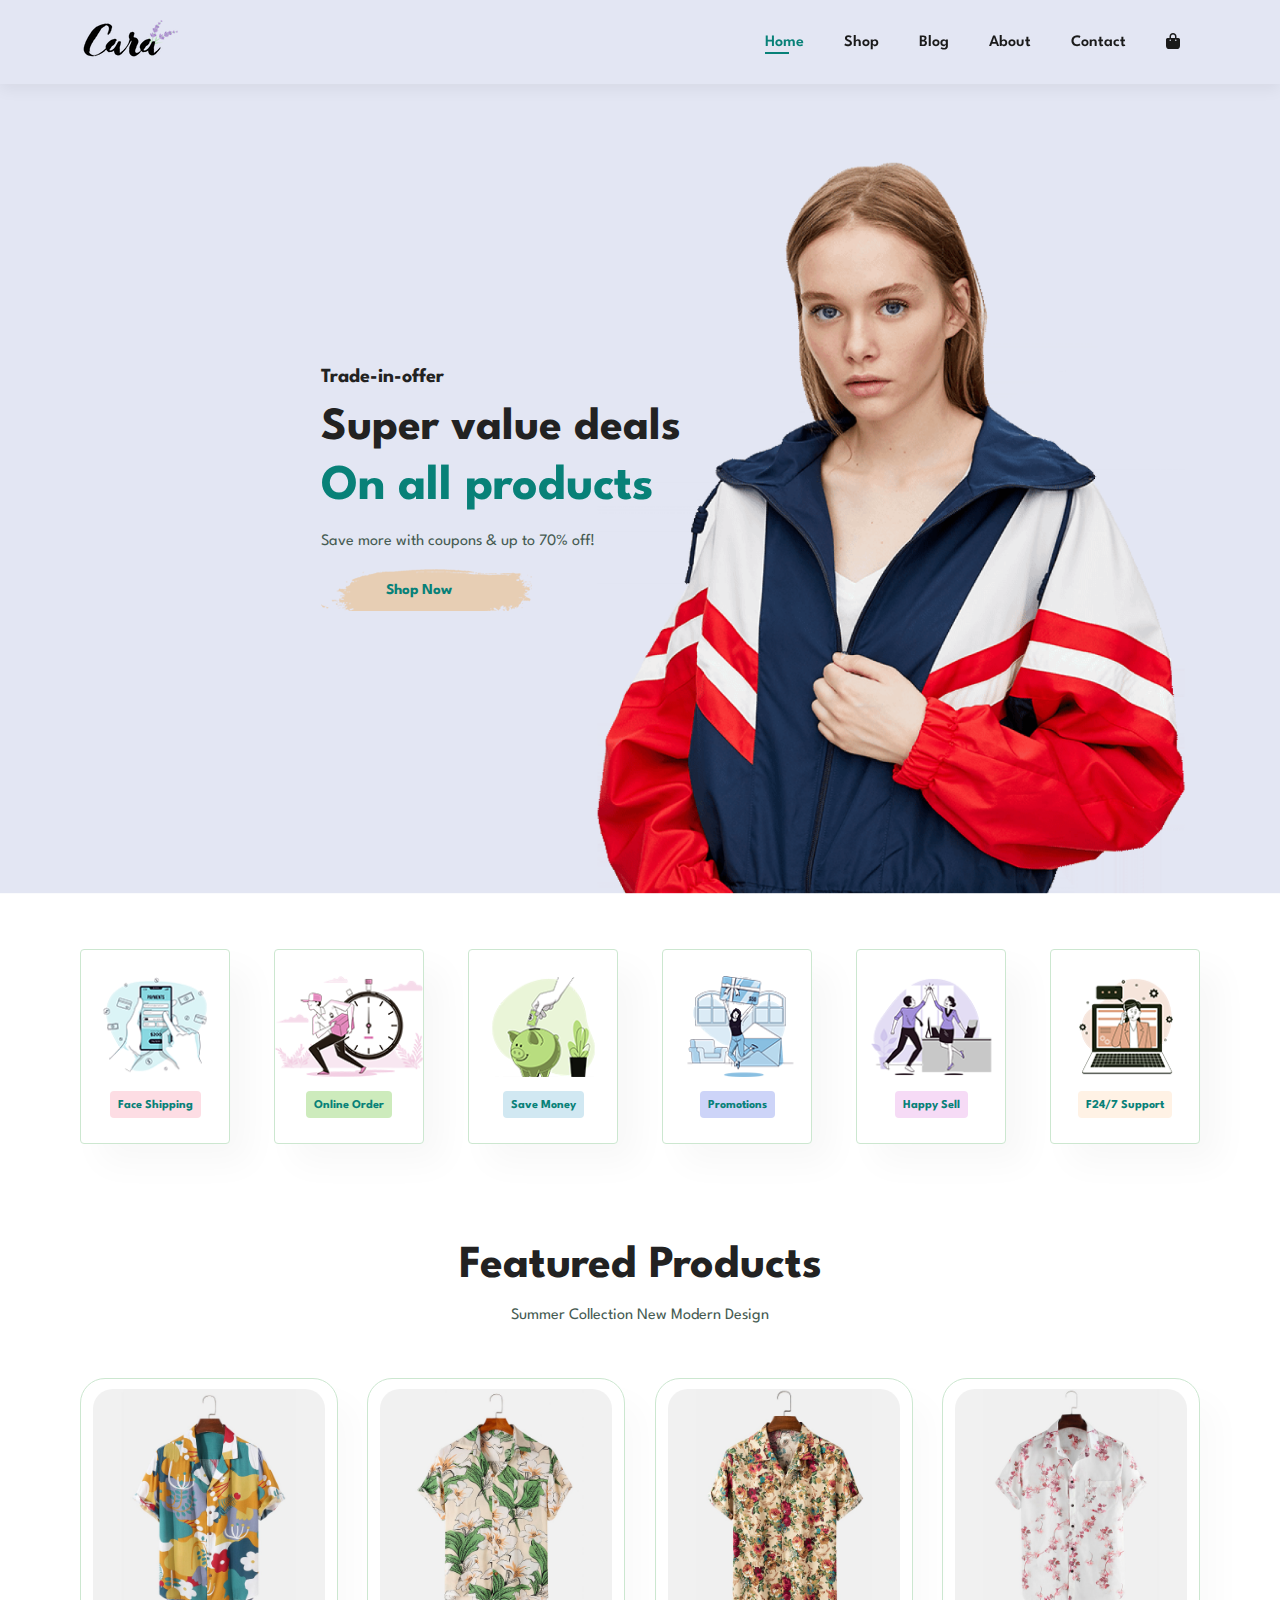
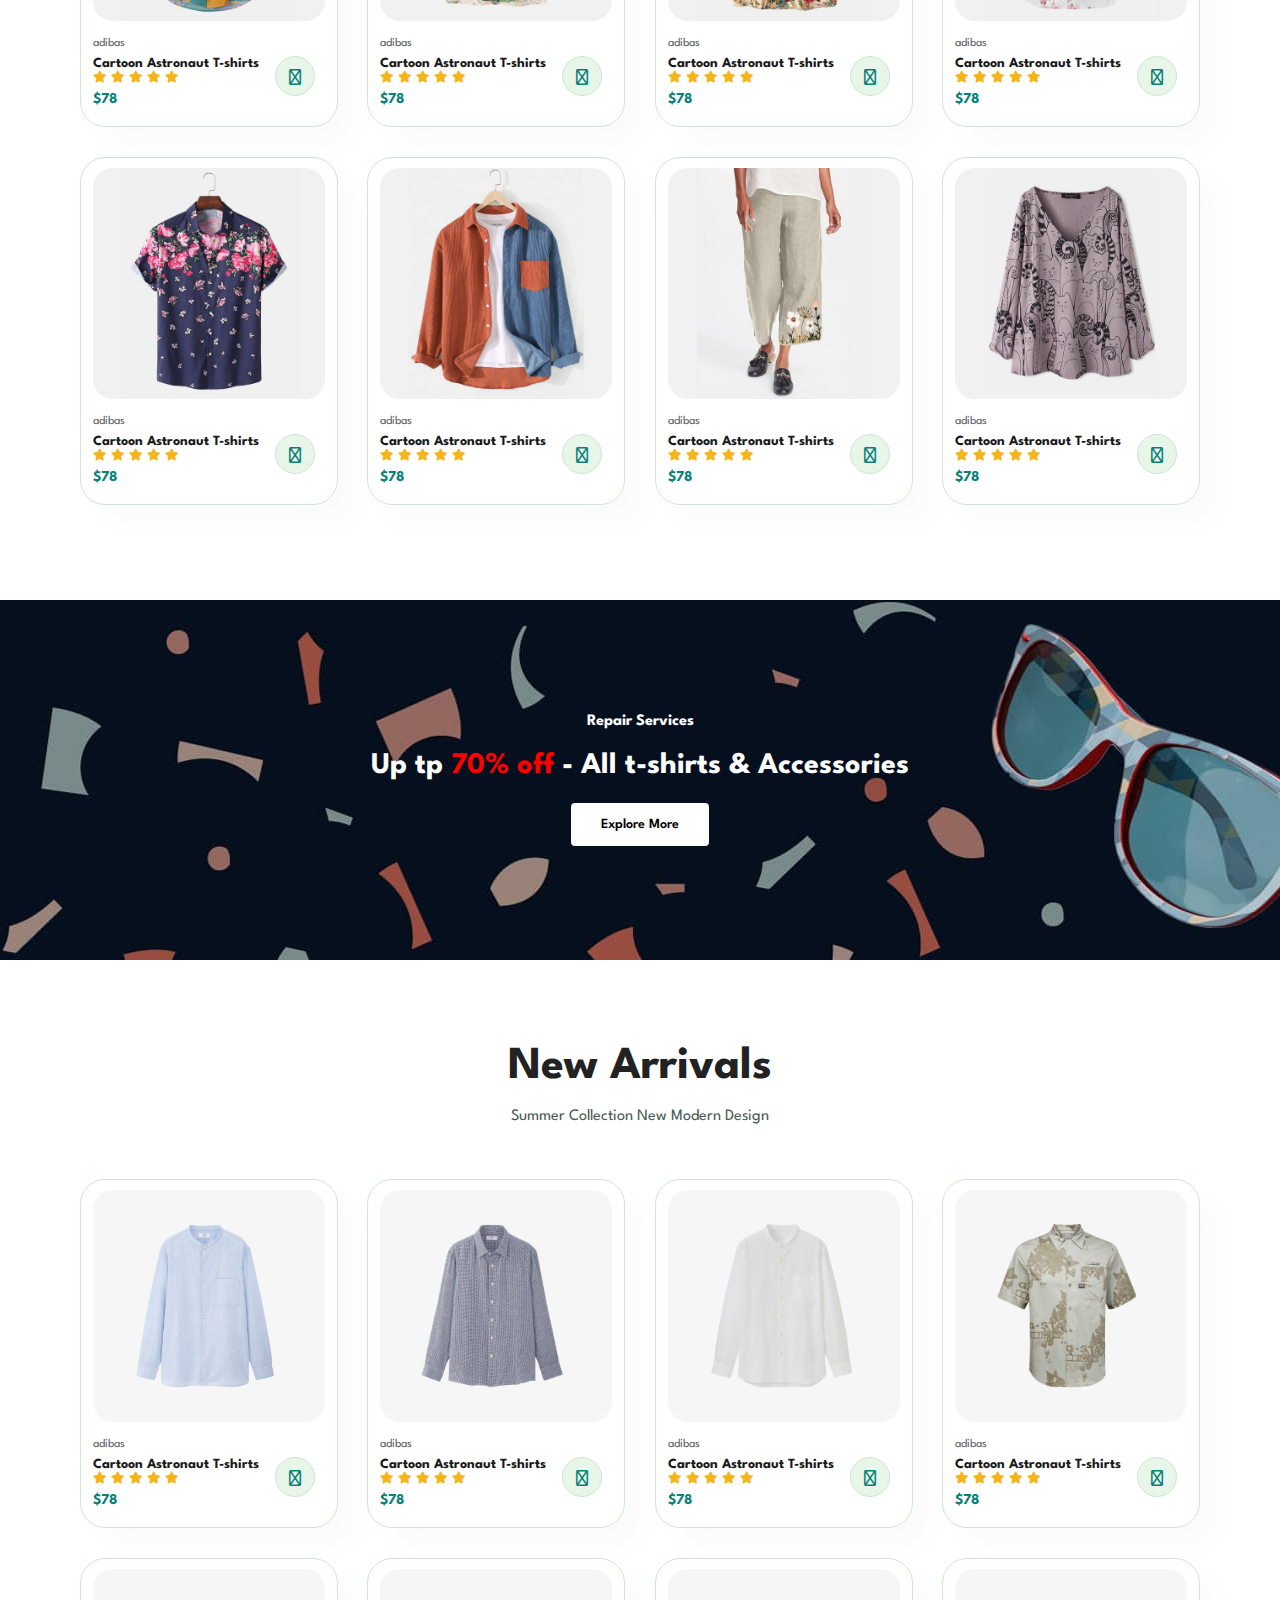
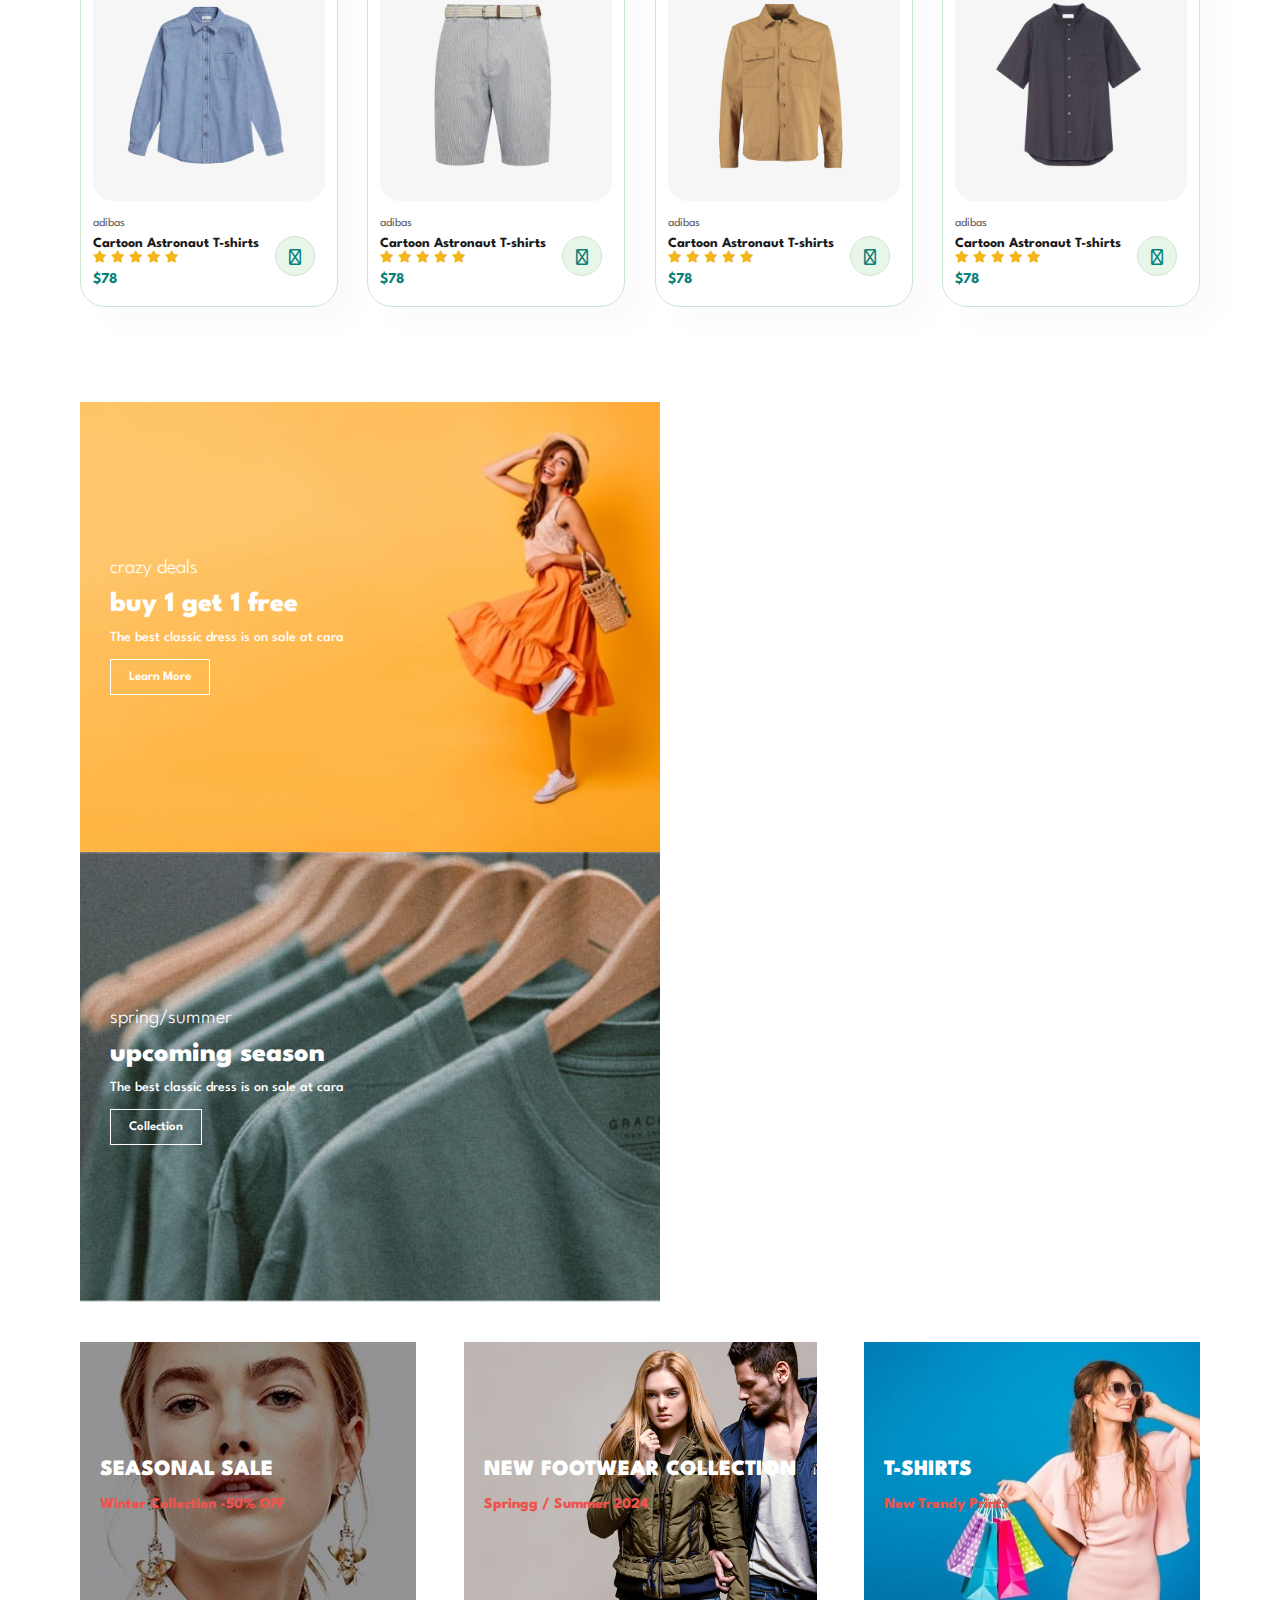
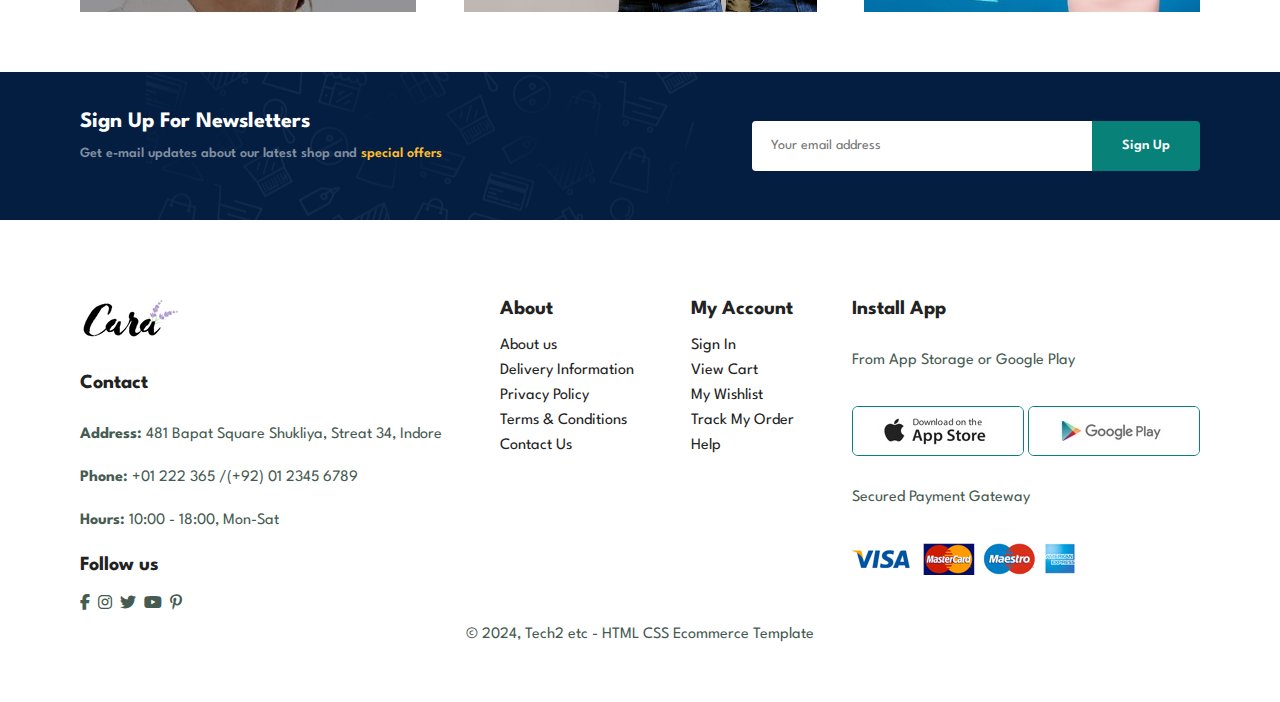
<file: index.html>
<!DOCTYPE html>
<html lang="en">
  <head>
    <meta charset="UTF-8" />
    <meta name="viewport" content="width=device-width, initial-scale=1.0" />
    <title>Ecommerce Website....</title>
    <link
      rel="stylesheet"
      href="https://cdnjs.cloudflare.com/ajax/libs/font-awesome/6.5.0/css/all.min.css"
    />
    <link rel="stylesheet" href="css/style.css" />
  </head>
  <body>
    <!-- header-section -->
    <section class="header">
      <div class="container">
        <a href="#"><img src="assets/img/logo.png" alt="" /></a>
        <div>
          <ul class="navbar">
            <li><a class="active" href="index.html">Home</a></li>
            <li><a href="shop.html">Shop</a></li>
            <li><a href="blog.html">Blog</a></li>
            <li><a href="about.html">About</a></li>
            <li><a href="Contact.html">Contact</a></li>
            <li id="lg-bag">
              <a href="shopping-cart.html"
                ><i class="fa-solid fa-bag-shopping"></i
              ></a>
            </li>
            <a href="#" id="close"><i class="far fa-times"></i></a>
          </ul>
        </div>
        <div id="mobile">
          <!-- <i id="bar" class="fas fa-outdent"></i> -->
          <a href="cart.html"><i class="fa-solid fa-bag-shopping"></i></a>
          <i id="bar" class="fas fa-outdent"></i>
        </div>
      </div>
    </section>

    <!-- Hero-Section -->
    <section class="hero" style="background-image: url(./assets/img/hero4.png)">
      <div class="container">
        <div class="hero-heading">
          <h4>Trade-in-offer</h4>
          <h2>Super value deals</h2>
          <h1>On all products</h1>
          <p>Save more with coupons & up to 70% off!</p>
          <button style="background-image: url(./assets/img/button.png)">
            Shop Now
          </button>
        </div>
      </div>
    </section>
    <!-- Features-section -->
    <section id="feature" class="section-p1">
      <div class="container">
        <div class="features">
          <div class="fe-box">
            <img src="./assets/img/features/f1.png" alt="images" />
            <h6>Face Shipping</h6>
          </div>

          <div class="fe-box">
            <img src="./assets/img/features/f2.png" alt="images" />
            <h6>Online Order</h6>
          </div>
          <div class="fe-box">
            <img src="./assets/img/features/f3.png" alt="images" />
            <h6>Save Money</h6>
          </div>
          <div class="fe-box">
            <img src="./assets/img/features/f4.png" alt="images" />
            <h6>Promotions</h6>
          </div>
          <div class="fe-box">
            <img src="./assets/img/features/f5.png" alt="images" />
            <h6>Happy Sell</h6>
          </div>
          <div class="fe-box">
            <img src="./assets/img/features/f6.png" alt="images" />
            <h6>F24/7 Support</h6>
          </div>
        </div>
      </div>
    </section>

    <!-- Product-Section -->
    <section id="product1" class="section-p1">
      <div class="container">
        <div class="paragraph">
          <h2>Featured Products</h2>
          <p>Summer Collection New Modern Design</p>
          <div class="pro-container">
            <div class="pro">
              <img src="./assets/img/products/f1.jpg" alt="" />
              <div class="des">
                <span>adibas</span>
                <h5>Cartoon Astronaut T-shirts</h5>
                <div class="star">
                  <i class="fas fa-star"></i>
                  <i class="fas fa-star"></i>
                  <i class="fas fa-star"></i>
                  <i class="fas fa-star"></i>
                  <i class="fas fa-star"></i>
                </div>
                <h4>$78</h4>
              </div>
              <div class="cart">
                <a href="#"><i class="fa-solid fa-cart-shopping"></i></a>
              </div>
            </div>

            <div class="pro">
              <img src="./assets/img/products/f2.jpg" alt="" />
              <div class="des">
                <span>adibas</span>
                <h5>Cartoon Astronaut T-shirts</h5>
                <div class="star">
                  <i class="fas fa-star"></i>
                  <i class="fas fa-star"></i>
                  <i class="fas fa-star"></i>
                  <i class="fas fa-star"></i>
                  <i class="fas fa-star"></i>
                </div>
                <h4>$78</h4>
              </div>
              <div class="cart">
                <a href="#"><i class="fa-solid fa-cart-shopping"></i></a>
              </div>
            </div>

            <div class="pro">
              <img src="./assets/img/products/f3.jpg" alt="" />
              <div class="des">
                <span>adibas</span>
                <h5>Cartoon Astronaut T-shirts</h5>
                <div class="star">
                  <i class="fas fa-star"></i>
                  <i class="fas fa-star"></i>
                  <i class="fas fa-star"></i>
                  <i class="fas fa-star"></i>
                  <i class="fas fa-star"></i>
                </div>
                <h4>$78</h4>
              </div>
              <div class="cart">
                <a href="#"><i class="fa-solid fa-cart-shopping"></i></a>
              </div>
            </div>

            <div class="pro">
              <img src="./assets/img/products/f4.jpg" alt="" />
              <div class="des">
                <span>adibas</span>
                <h5>Cartoon Astronaut T-shirts</h5>
                <div class="star">
                  <i class="fas fa-star"></i>
                  <i class="fas fa-star"></i>
                  <i class="fas fa-star"></i>
                  <i class="fas fa-star"></i>
                  <i class="fas fa-star"></i>
                </div>
                <h4>$78</h4>
              </div>
              <div class="cart">
                <a href="#"><i class="fa-solid fa-cart-shopping"></i></a>
              </div>
            </div>

            <div class="pro">
              <img src="./assets/img/products/f5.jpg" alt="" />
              <div class="des">
                <span>adibas</span>
                <h5>Cartoon Astronaut T-shirts</h5>
                <div class="star">
                  <i class="fas fa-star"></i>
                  <i class="fas fa-star"></i>
                  <i class="fas fa-star"></i>
                  <i class="fas fa-star"></i>
                  <i class="fas fa-star"></i>
                </div>
                <h4>$78</h4>
              </div>
              <div class="cart">
                <a href="#"><i class="fa-solid fa-cart-shopping"></i></a>
              </div>
            </div>

            <div class="pro">
              <img src="./assets/img/products/f6.jpg" alt="" />
              <div class="des">
                <span>adibas</span>
                <h5>Cartoon Astronaut T-shirts</h5>
                <div class="star">
                  <i class="fas fa-star"></i>
                  <i class="fas fa-star"></i>
                  <i class="fas fa-star"></i>
                  <i class="fas fa-star"></i>
                  <i class="fas fa-star"></i>
                </div>
                <h4>$78</h4>
              </div>
              <div class="cart">
                <a href="#"><i class="fa-solid fa-cart-shopping"></i></a>
              </div>
            </div>

            <div class="pro">
              <img src="./assets/img/products/f7.jpg" alt="" />
              <div class="des">
                <span>adibas</span>
                <h5>Cartoon Astronaut T-shirts</h5>
                <div class="star">
                  <i class="fas fa-star"></i>
                  <i class="fas fa-star"></i>
                  <i class="fas fa-star"></i>
                  <i class="fas fa-star"></i>
                  <i class="fas fa-star"></i>
                </div>
                <h4>$78</h4>
              </div>
              <div class="cart">
                <a href="#"><i class="fa-solid fa-cart-shopping"></i></a>
              </div>
            </div>

            <div class="pro">
              <img src="./assets/img/products/f8.jpg" alt="" />
              <div class="des">
                <span>adibas</span>
                <h5>Cartoon Astronaut T-shirts</h5>
                <div class="star">
                  <i class="fas fa-star"></i>
                  <i class="fas fa-star"></i>
                  <i class="fas fa-star"></i>
                  <i class="fas fa-star"></i>
                  <i class="fas fa-star"></i>
                </div>
                <h4>$78</h4>
              </div>
              <div class="cart">
                <a href="#"><i class="fa-solid fa-cart-shopping"></i></a>
              </div>
            </div>
          </div>
        </div>
      </div>
    </section>

    <!-- Banner-Section -->
    <section
      id="banner"
      class="section-m1"
      style="background-image: url(./assets/img/banner/b2.jpg)"
    >
      <div class="container">
        <div class="banner-tag">
          <h4>Repair Services</h4>
          <h2>Up tp <span>70% off </span> - All t-shirts & Accessories</h2>
          <button class="normal">Explore More</button>
        </div>
      </div>
    </section>
    <!-- Product1-Section -->
    <section id="product1" class="section-p1">
      <div class="container">
        <div class="paragraph">
          <h2>New Arrivals</h2>
          <p>Summer Collection New Modern Design</p>
          <div class="pro-container">
            <div class="pro">
              <img src="./assets/img/products/n1.jpg" alt="" />
              <div class="des">
                <span>adibas</span>
                <h5>Cartoon Astronaut T-shirts</h5>
                <div class="star">
                  <i class="fas fa-star"></i>
                  <i class="fas fa-star"></i>
                  <i class="fas fa-star"></i>
                  <i class="fas fa-star"></i>
                  <i class="fas fa-star"></i>
                </div>
                <h4>$78</h4>
              </div>
              <div class="cart">
                <a href="#"><i class="fa-solid fa-cart-shopping"></i></a>
              </div>
            </div>

            <div class="pro">
              <img src="./assets/img/products/n2.jpg" alt="" />
              <div class="des">
                <span>adibas</span>
                <h5>Cartoon Astronaut T-shirts</h5>
                <div class="star">
                  <i class="fas fa-star"></i>
                  <i class="fas fa-star"></i>
                  <i class="fas fa-star"></i>
                  <i class="fas fa-star"></i>
                  <i class="fas fa-star"></i>
                </div>
                <h4>$78</h4>
              </div>
              <div class="cart">
                <a href="#"><i class="fa-solid fa-cart-shopping"></i></a>
              </div>
            </div>

            <div class="pro">
              <img src="./assets/img/products/n3.jpg" alt="" />
              <div class="des">
                <span>adibas</span>
                <h5>Cartoon Astronaut T-shirts</h5>
                <div class="star">
                  <i class="fas fa-star"></i>
                  <i class="fas fa-star"></i>
                  <i class="fas fa-star"></i>
                  <i class="fas fa-star"></i>
                  <i class="fas fa-star"></i>
                </div>
                <h4>$78</h4>
              </div>
              <div class="cart">
                <a href="#"><i class="fa-solid fa-cart-shopping"></i></a>
              </div>
            </div>

            <div class="pro">
              <img src="./assets/img/products/n4.jpg" alt="" />
              <div class="des">
                <span>adibas</span>
                <h5>Cartoon Astronaut T-shirts</h5>
                <div class="star">
                  <i class="fas fa-star"></i>
                  <i class="fas fa-star"></i>
                  <i class="fas fa-star"></i>
                  <i class="fas fa-star"></i>
                  <i class="fas fa-star"></i>
                </div>
                <h4>$78</h4>
              </div>
              <div class="cart">
                <a href="#"><i class="fa-solid fa-cart-shopping"></i></a>
              </div>
            </div>

            <div class="pro">
              <img src="./assets/img/products/n5.jpg" alt="" />
              <div class="des">
                <span>adibas</span>
                <h5>Cartoon Astronaut T-shirts</h5>
                <div class="star">
                  <i class="fas fa-star"></i>
                  <i class="fas fa-star"></i>
                  <i class="fas fa-star"></i>
                  <i class="fas fa-star"></i>
                  <i class="fas fa-star"></i>
                </div>
                <h4>$78</h4>
              </div>
              <div class="cart">
                <a href="#"><i class="fa-solid fa-cart-shopping"></i></a>
              </div>
            </div>

            <div class="pro">
              <img src="./assets/img/products/n6.jpg" alt="" />
              <div class="des">
                <span>adibas</span>
                <h5>Cartoon Astronaut T-shirts</h5>
                <div class="star">
                  <i class="fas fa-star"></i>
                  <i class="fas fa-star"></i>
                  <i class="fas fa-star"></i>
                  <i class="fas fa-star"></i>
                  <i class="fas fa-star"></i>
                </div>
                <h4>$78</h4>
              </div>
              <div class="cart">
                <a href="#"><i class="fa-solid fa-cart-shopping"></i></a>
              </div>
            </div>

            <div class="pro">
              <img src="./assets/img/products/n7.jpg" alt="" />
              <div class="des">
                <span>adibas</span>
                <h5>Cartoon Astronaut T-shirts</h5>
                <div class="star">
                  <i class="fas fa-star"></i>
                  <i class="fas fa-star"></i>
                  <i class="fas fa-star"></i>
                  <i class="fas fa-star"></i>
                  <i class="fas fa-star"></i>
                </div>
                <h4>$78</h4>
              </div>
              <div class="cart">
                <a href="#"><i class="fa-solid fa-cart-shopping"></i></a>
              </div>
            </div>

            <div class="pro">
              <img src="./assets/img/products/n8.jpg" alt="" />
              <div class="des">
                <span>adibas</span>
                <h5>Cartoon Astronaut T-shirts</h5>
                <div class="star">
                  <i class="fas fa-star"></i>
                  <i class="fas fa-star"></i>
                  <i class="fas fa-star"></i>
                  <i class="fas fa-star"></i>
                  <i class="fas fa-star"></i>
                </div>
                <h4>$78</h4>
              </div>
              <div class="cart">
                <a href="#"><i class="fa-solid fa-cart-shopping"></i></a>
              </div>
            </div>
          </div>
        </div>
      </div>
    </section>

    <!-- Banner-Section-2 -->
    <section id="sm-banner" class="section-p1">
      <div class="container">
        <div
          class="banner-box"
          style="background-image: url(./assets/img/banner/b17.jpg)"
        >
          <h4>crazy deals</h4>
          <h2>buy 1 get 1 free</h2>
          <span>The best classic dress is on sale at cara</span>
          <button class="white">Learn More</button>
        </div>

        <div
          class="banner-box banner-box2"
          style="background-image: url(./assets/img/banner/b10.jpg)"
        >
          <h4>spring/summer</h4>
          <h2>upcoming season</h2>
          <span>The best classic dress is on sale at cara</span>
          <button class="white">Collection</button>
        </div>
      </div>
    </section>
    <!-- Text-banner-Section -->
    <section id="banner3">
      <div class="container">
        <div
          class="banner-box1"
          style="background-image: url(./assets/img/banner/b7.jpg)"
        >
          <h2>SEASONAL SALE</h2>
          <h3>Winter Collection -50% OFF</h3>
        </div>
        <div
          class="banner-box1 bann-back1"
          style="background-image: url(./assets/img/banner/b4.jpg)"
        >
          <h2>NEW FOOTWEAR COLLECTION</h2>
          <h3>Springg / Summer 2024</h3>
        </div>
        <div
          class="banner-box1 bann-back2"
          style="background-image: url(./assets/img/banner/b18.jpg)"
        >
          <h2>T-SHIRTS</h2>
          <h3>New Trendy Prints</h3>
        </div>
      </div>
    </section>
    <!-- NewsLetter-Section -->
    <section
      id="newsletter"
      class="section-p1 section-m1"
      style="background-image: url(./assets/img/banner/b14.png)"
    >
      <!-- <div class="container"> -->
      <div class="newstext">
        <h4>Sign Up For Newsletters</h4>
        <p>
          Get e-mail updates about our latest shop and
          <span>special offers</span>
        </p>
      </div>
      <div class="form">
        <input type="text" placeholder="Your email address" />
        <button class="normal">Sign Up</button>
      </div>
      <!-- </div> -->
    </section>
    <!-- Footer-Section -->

    <footer class="section-p1">
      <div class="footer-section">
        <div class="col">
          <img src="./assets/img/logo.png" alt="" />
          <h4>Contact</h4>
          <p>
            <strong>Address:</strong> 481 Bapat Square Shukliya, Streat 34,
            Indore
          </p>
          <p><strong>Phone:</strong> +01 222 365 /(+92) 01 2345 6789</p>
          <p><strong>Hours:</strong> 10:00 - 18:00, Mon-Sat</p>
          <div class="follow">
            <h4>Follow us</h4>
            <i class="fab fa-facebook-f"></i>
            <i class="fab fa-instagram"></i>
            <i class="fab fa-twitter"></i>
            <i class="fab fa-youtube"></i>
            <i class="fab fa-pinterest-p"></i>
          </div>
        </div>

        <div class="col">
          <h4>About</h4>
          <a href="#">About us</a>
          <a href="#">Delivery Information</a>
          <a href="#">Privacy Policy</a>
          <a href="#">Terms & Conditions</a>
          <a href="#">Contact Us</a>
        </div>

        <div class="col">
          <h4>My Account</h4>
          <a href="#">Sign In</a>
          <a href="#">View Cart</a>
          <a href="#">My Wishlist </a>
          <a href="#">Track My Order</a>
          <a href="#">Help</a>
        </div>

        <div class="col install">
          <h4>Install App</h4>
          <p>From App Storage or Google Play</p>
          <div class="row">
            <img src="./assets/img/pay/app.jpg" alt="" />
            <img src="./assets/img/pay/play.jpg" alt="" />
          </div>
          <p>Secured Payment Gateway</p>
          <img src="./assets/img/pay/pay.png" alt="" />
        </div>
      </div>
      <div class="copyright">
        <p>© 2024, Tech2 etc - HTML CSS Ecommerce Template</p>
      </div>
    </footer>
    <script src="js/script.js"></script>
  </body>
</html>
</file>
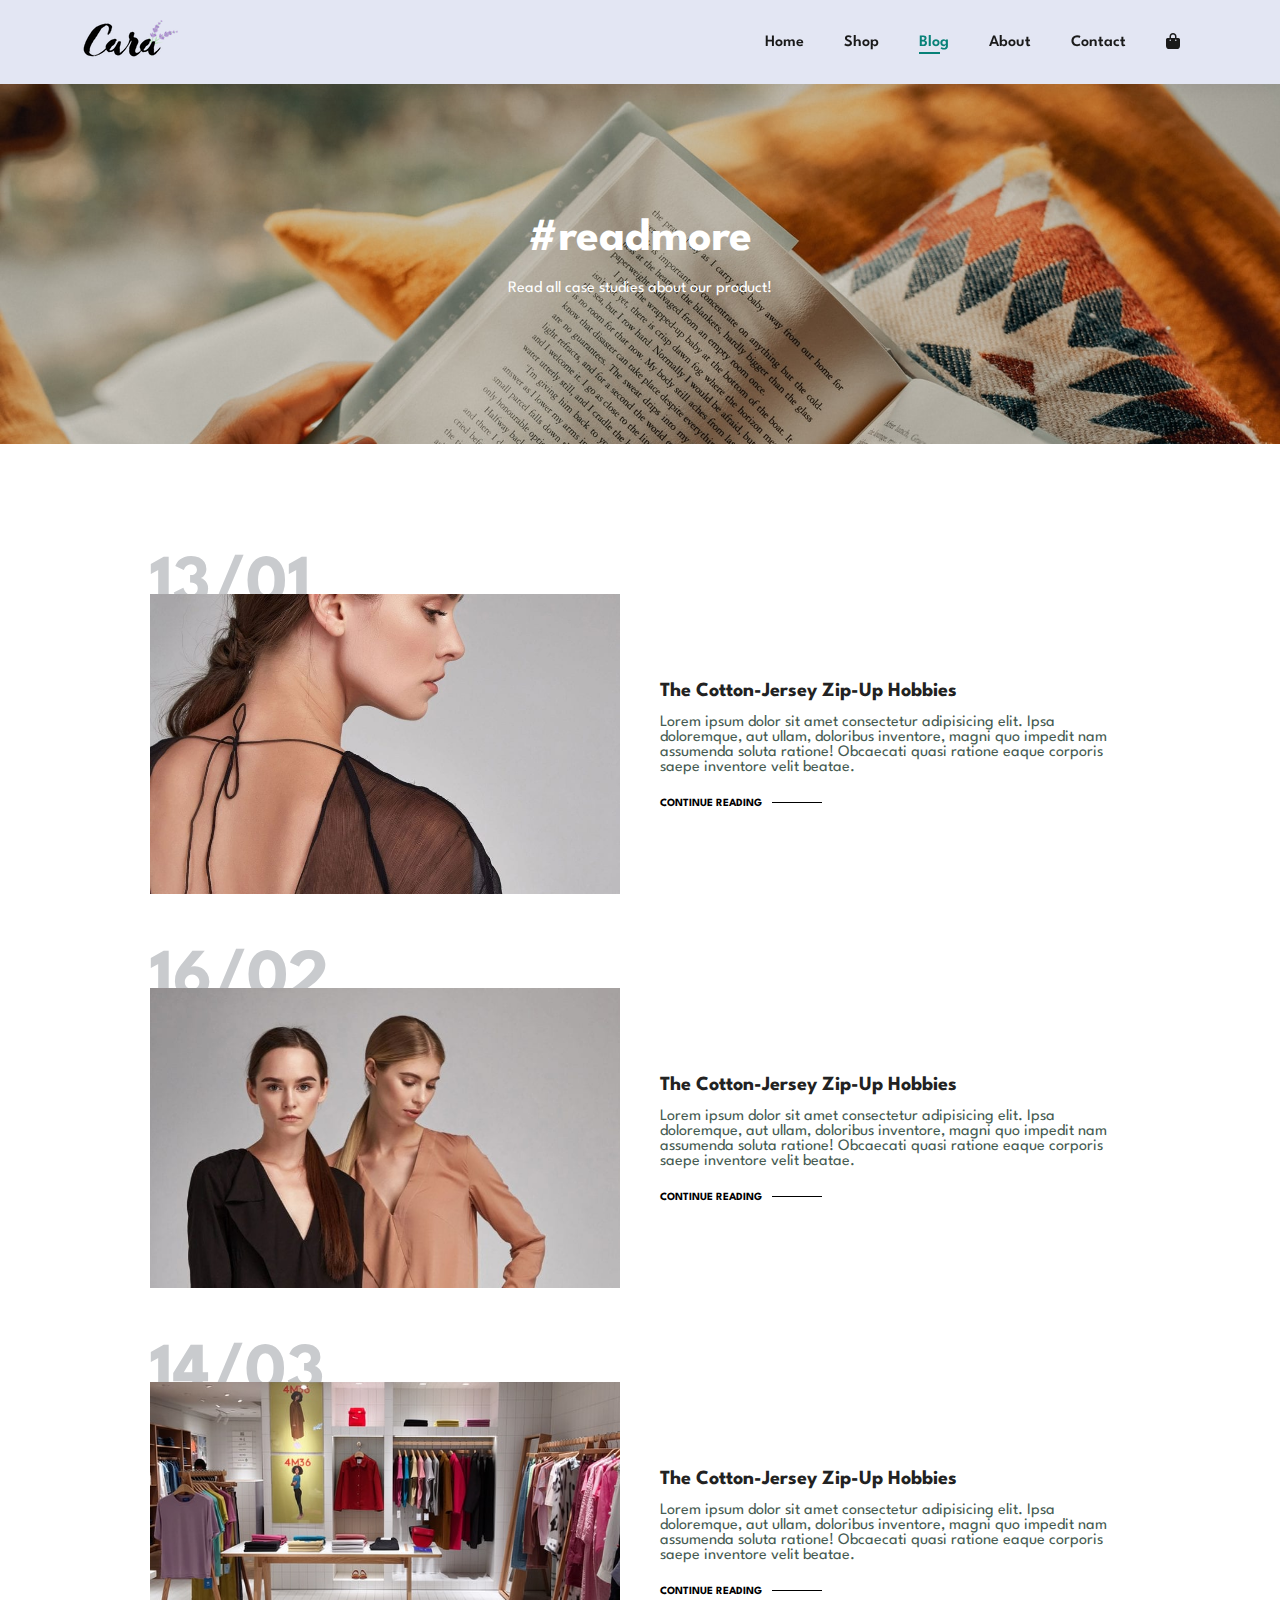
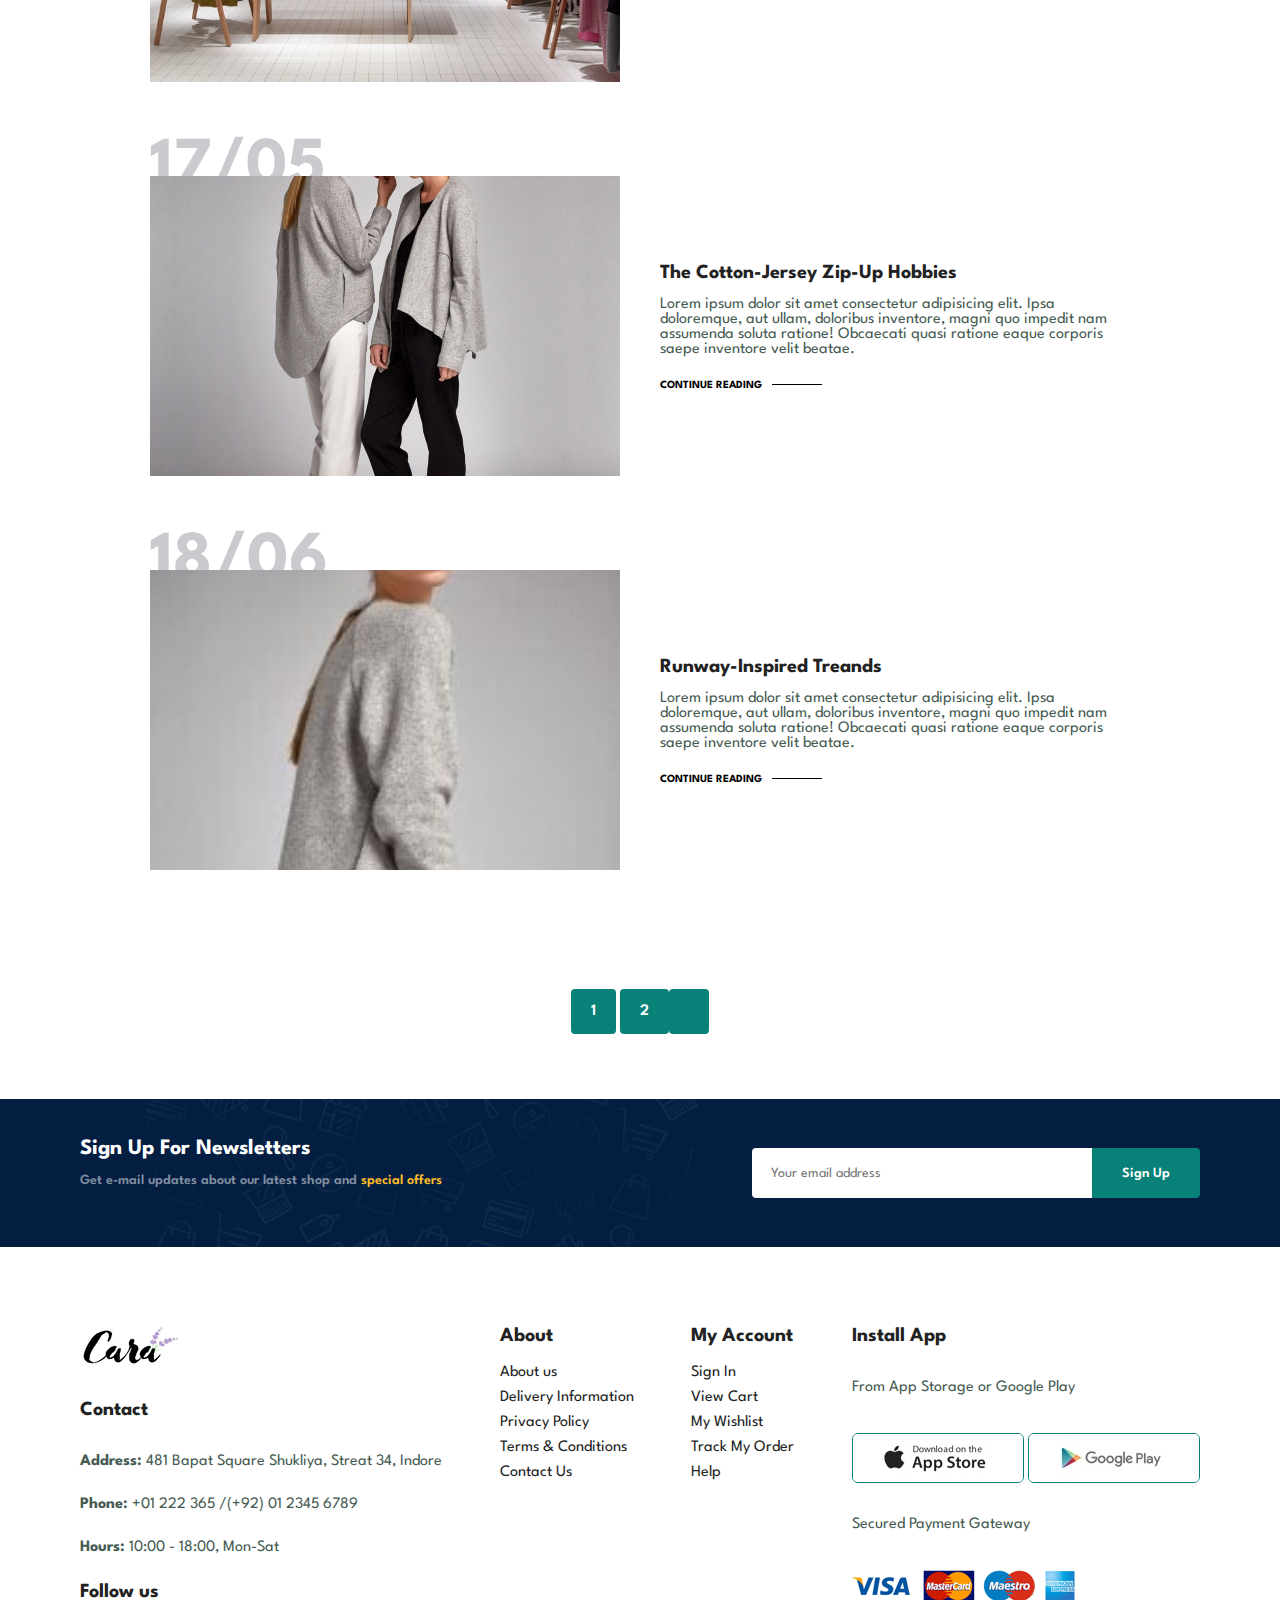
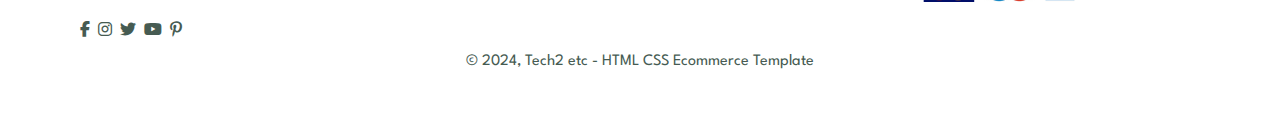
<file: blog.html>
<!DOCTYPE html>
<html lang="en">
  <head>
    <meta charset="UTF-8" />
    <meta name="viewport" content="width=device-width, initial-scale=1.0" />
    <title>bLOG Ecommerce Website....</title>
    <link
      rel="stylesheet"
      href="https://cdnjs.cloudflare.com/ajax/libs/font-awesome/6.5.0/css/all.min.css"
    />
    <link rel="stylesheet" href="css/blog.css" />
  </head>
  <body>
    <!-- header-section -->
    <header class="header">
      <div class="container">
        <a href="#"><img src="assets/img/logo.png" alt="" /></a>
        <div>
          <ul class="navbar">
            <li><a href="index.html">Home</a></li>
            <li><a href="shop.html">Shop</a></li>
            <li><a class="active" href="blog.html">Blog</a></li>
            <li><a href="about.html">About</a></li>
            <li><a href="Contact.html">Contact</a></li>
            <li id="lg-bag">
              <a href="shopping-cart.html"
                ><i class="fa-solid fa-bag-shopping"></i
              ></a>
            </li>
            <a href="#" id="close"><i class="far fa-times"></i></a>
          </ul>
        </div>
        <div id="mobile">
          <!-- <i id="bar" class="fas fa-outdent"></i> -->
          <a href="cart.html"><i class="fa-solid fa-bag-shopping"></i></a>
          <i id="bar" class="fas fa-outdent"></i>
        </div>
      </div>
    </header>

    <!-- Hero-Section -->
    <section
      class="page-header blog-header"
      style="background-image: url('./assets/img/banner/b19.jpg')"
    >
      <div class="container">
        <div class="hero-heading1">
          <h2>#readmore</h2>
          <p>Read all case studies about our product!</p>
        </div>
      </div>
    </section>

    <!-- Date-blog-section -->
    <section id="blog">
      <div class="container">
        <div class="blog-box">
          <div class="blog-img">
            <img src="./assets/img/blog/b1.jpg" alt="" />
          </div>
          <div class="blog-details">
            <h4>The Cotton-Jersey Zip-Up Hobbies</h4>
            <p>
              Lorem ipsum dolor sit amet consectetur adipisicing elit. Ipsa
              doloremque, aut ullam, doloribus inventore, magni quo impedit nam
              assumenda soluta ratione! Obcaecati quasi ratione eaque corporis
              saepe inventore velit beatae.
            </p>
            <a href="#">CONTINUE READING</a>
          </div>
          <h1>13/01</h1>
        </div>
        <div class="blog-box">
          <div class="blog-img">
            <img src="./assets/img/blog/b2.jpg" alt="" />
          </div>
          <div class="blog-details">
            <h4>The Cotton-Jersey Zip-Up Hobbies</h4>
            <p>
              Lorem ipsum dolor sit amet consectetur adipisicing elit. Ipsa
              doloremque, aut ullam, doloribus inventore, magni quo impedit nam
              assumenda soluta ratione! Obcaecati quasi ratione eaque corporis
              saepe inventore velit beatae.
            </p>
            <a href="#">CONTINUE READING</a>
          </div>
          <h1>16/02</h1>
        </div>
        <div class="blog-box">
          <div class="blog-img">
            <img src="./assets/img/blog/b3.jpg" alt="" />
          </div>
          <div class="blog-details">
            <h4>The Cotton-Jersey Zip-Up Hobbies</h4>
            <p>
              Lorem ipsum dolor sit amet consectetur adipisicing elit. Ipsa
              doloremque, aut ullam, doloribus inventore, magni quo impedit nam
              assumenda soluta ratione! Obcaecati quasi ratione eaque corporis
              saepe inventore velit beatae.
            </p>
            <a href="#">CONTINUE READING</a>
          </div>
          <h1>14/03</h1>
        </div>
        <div class="blog-box">
          <div class="blog-img">
            <img src="./assets/img/blog/b4.jpg" alt="" />
          </div>
          <div class="blog-details">
            <h4>The Cotton-Jersey Zip-Up Hobbies</h4>
            <p>
              Lorem ipsum dolor sit amet consectetur adipisicing elit. Ipsa
              doloremque, aut ullam, doloribus inventore, magni quo impedit nam
              assumenda soluta ratione! Obcaecati quasi ratione eaque corporis
              saepe inventore velit beatae.
            </p>
            <a href="#">CONTINUE READING</a>
          </div>
          <h1>17/05</h1>
        </div>
        <div class="blog-box">
          <div class="blog-img">
            <img src="./assets/img/blog/b5.jpg" alt="" />
          </div>
          <div class="blog-details">
            <h4>Runway-Inspired Treands</h4>
            <p>
              Lorem ipsum dolor sit amet consectetur adipisicing elit. Ipsa
              doloremque, aut ullam, doloribus inventore, magni quo impedit nam
              assumenda soluta ratione! Obcaecati quasi ratione eaque corporis
              saepe inventore velit beatae.
            </p>
            <a href="#">CONTINUE READING</a>
          </div>
          <h1>18/06</h1>
        </div>
      </div>
    </section>

    <!-- Pagination-section -->
    <section id="pagination" class="section-p1">
      <div class="container">
        <div class="pagination-a">
          <a href="#">1</a>
          <a href="#">2</a>
          <a href="#"><i class="fal fa-long-arrow-alt-right"></i></a>
        </div>
      </div>
    </section>
    <!-- NewsLetter-Section -->
    <section
      id="newsletter"
      class="section-p1 section-m1"
      style="background-image: url(./assets/img/banner/b14.png)"
    >
      <!-- <div class="container"> -->
      <div class="newstext">
        <h4>Sign Up For Newsletters</h4>
        <p>
          Get e-mail updates about our latest shop and
          <span>special offers</span>
        </p>
      </div>
      <div class="form">
        <input type="text" placeholder="Your email address" />
        <button class="normal">Sign Up</button>
      </div>
      <!-- </div> -->
    </section>
    <!-- Footer-Section -->

    <footer class="section-p1">
      <div class="footer-section">
        <div class="col">
          <img src="./assets/img/logo.png" alt="" />
          <h4>Contact</h4>
          <p>
            <strong>Address:</strong> 481 Bapat Square Shukliya, Streat 34,
            Indore
          </p>
          <p><strong>Phone:</strong> +01 222 365 /(+92) 01 2345 6789</p>
          <p><strong>Hours:</strong> 10:00 - 18:00, Mon-Sat</p>
          <div class="follow">
            <h4>Follow us</h4>
            <i class="fab fa-facebook-f"></i>
            <i class="fab fa-instagram"></i>
            <i class="fab fa-twitter"></i>
            <i class="fab fa-youtube"></i>
            <i class="fab fa-pinterest-p"></i>
          </div>
        </div>

        <div class="col">
          <h4>About</h4>
          <a href="#">About us</a>
          <a href="#">Delivery Information</a>
          <a href="#">Privacy Policy</a>
          <a href="#">Terms & Conditions</a>
          <a href="#">Contact Us</a>
        </div>

        <div class="col">
          <h4>My Account</h4>
          <a href="#">Sign In</a>
          <a href="#">View Cart</a>
          <a href="#">My Wishlist </a>
          <a href="#">Track My Order</a>
          <a href="#">Help</a>
        </div>

        <div class="col install">
          <h4>Install App</h4>
          <p>From App Storage or Google Play</p>
          <div class="row">
            <img src="./assets/img/pay/app.jpg" alt="" />
            <img src="./assets/img/pay/play.jpg" alt="" />
          </div>
          <p>Secured Payment Gateway</p>
          <img src="./assets/img/pay/pay.png" alt="" />
        </div>
      </div>
      <div class="copyright">
        <p>© 2024, Tech2 etc - HTML CSS Ecommerce Template</p>
      </div>
    </footer>
    <script src="js/script.js"></script>
  </body>
</html>
</file>
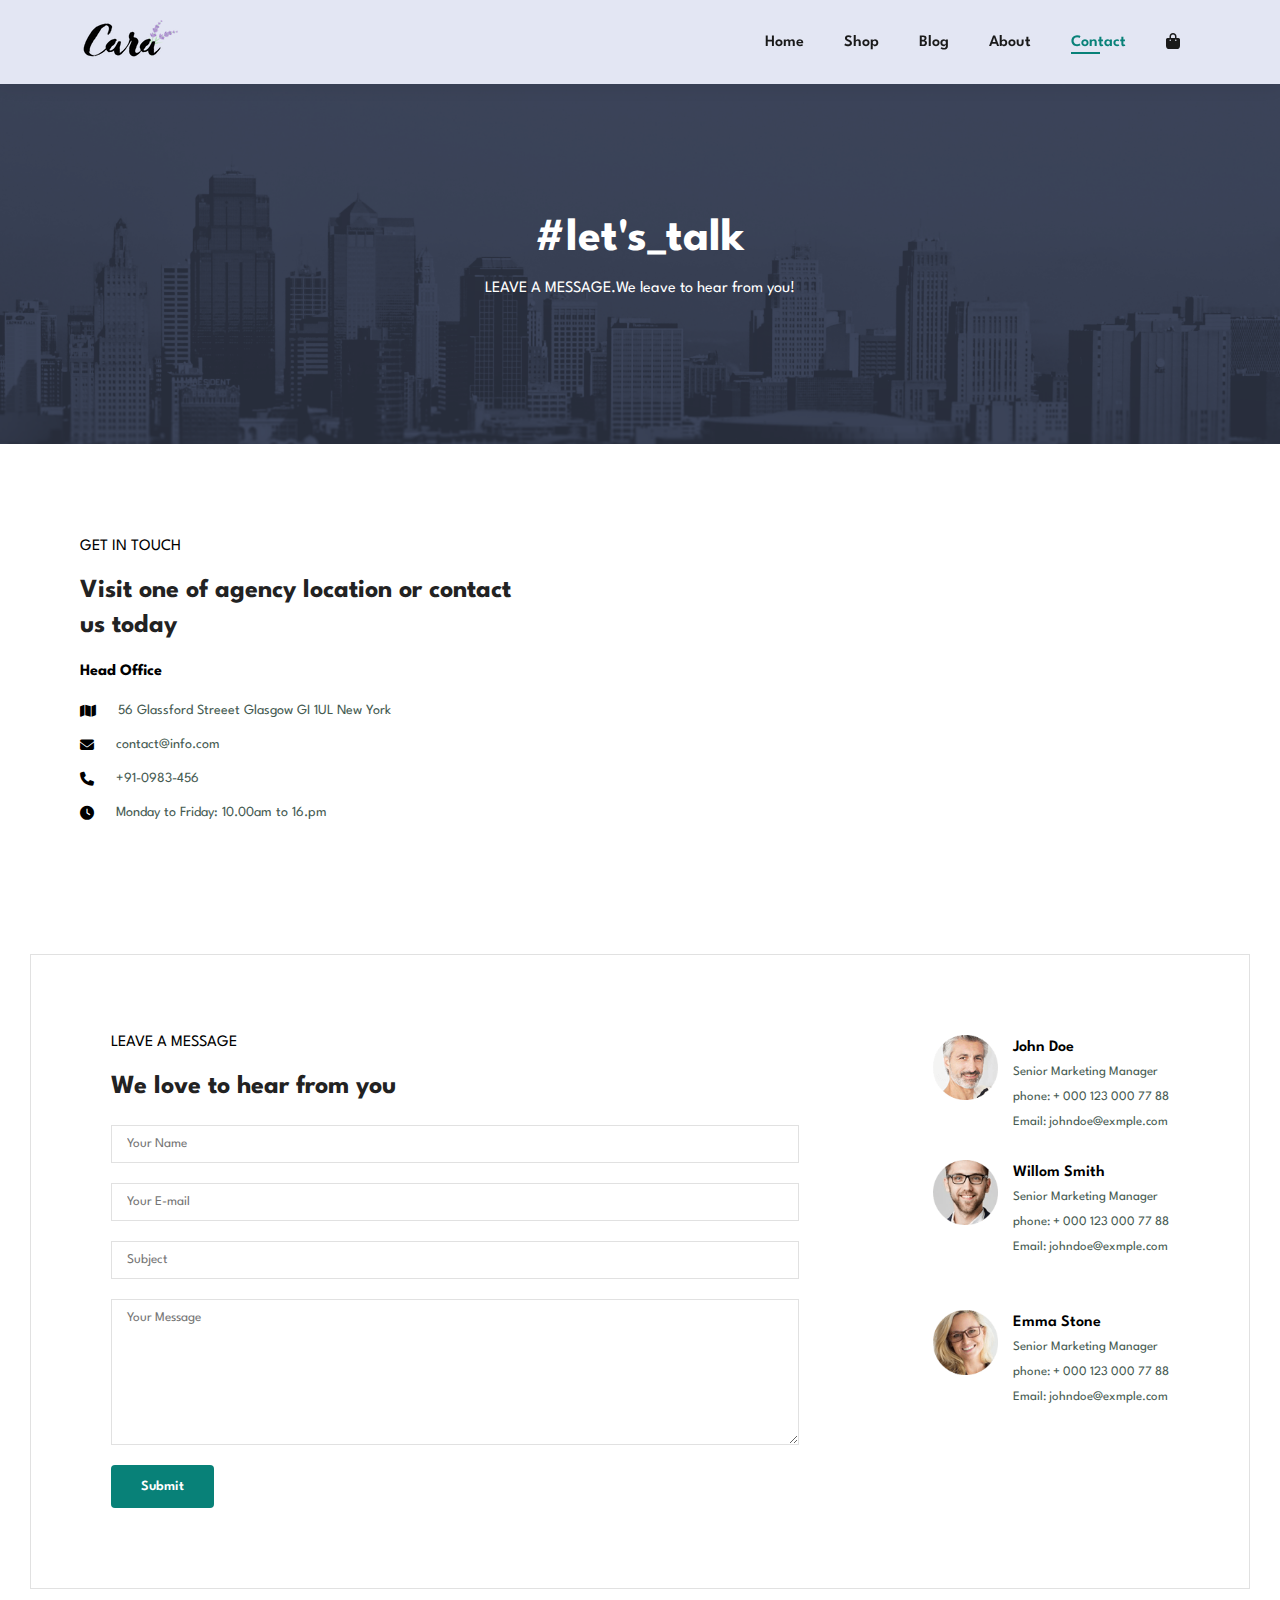
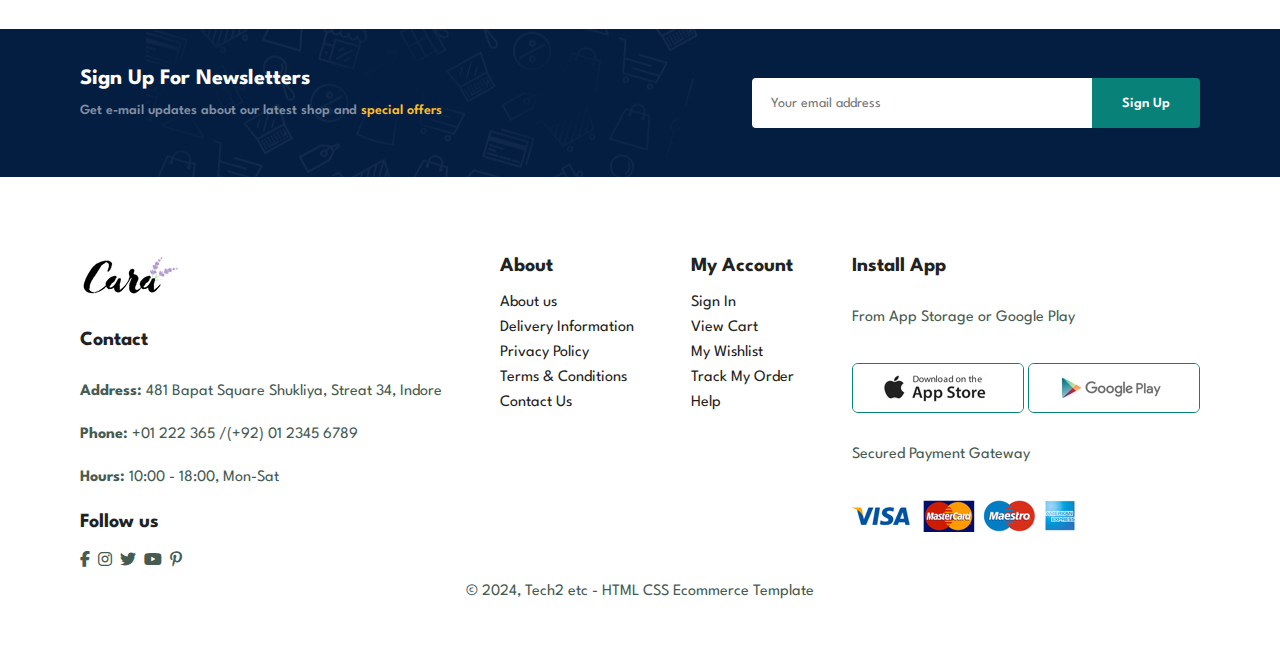
<file: contact.html>
<!DOCTYPE html>
<html lang="en">
  <head>
    <meta charset="UTF-8" />
    <meta name="viewport" content="width=device-width, initial-scale=1.0" />
    <title>Contact-section Ecommerce Website....</title>
    <link
      rel="stylesheet"
      href="https://cdnjs.cloudflare.com/ajax/libs/font-awesome/6.5.0/css/all.min.css"
    />
    <link rel="stylesheet" href="css/contact.css" />
  </head>
  <body>
    <!-- header-section -->
    <header class="header">
      <div class="container">
        <a href="#"><img src="assets/img/logo.png" alt="" /></a>
        <div>
          <ul class="navbar">
            <li><a href="index.html">Home</a></li>
            <li><a href="shop.html">Shop</a></li>
            <li><a href="blog.html">Blog</a></li>
            <li><a href="about.html">About</a></li>
            <li><a class="active" href="Contact.html">Contact</a></li>
            <li id="lg-bag">
              <a href="shopping-cart.html"
                ><i class="fa-solid fa-bag-shopping"></i
              ></a>
            </li>
            <a href="#" id="close"><i class="far fa-times"></i></a>
          </ul>
        </div>
        <div id="mobile">
          <!-- <i id="bar" class="fas fa-outdent"></i> -->
          <a href="cart.html"><i class="fa-solid fa-bag-shopping"></i></a>
          <i id="bar" class="fas fa-outdent"></i>
        </div>
      </div>
    </header>

    <!-- Hero-Section -->
    <section
      class="page-header blog-header"
      style="background-image: url(./assets/img/about/banner.png)"
    >
      <div class="container">
        <div class="hero-heading1">
          <h2>#let's_talk</h2>
          <p>LEAVE A MESSAGE.We leave to hear from you!</p>
        </div>
      </div>
    </section>

    <!-- Contact-Details-Section -->
    <section id="contact-details" class="section-p1">
      <div class="container">
        <div class="details">
          <span>GET IN TOUCH</span>
          <h2>Visit one of agency location or contact us today</h2>
          <h3>Head Office</h3>
          <div>
            <li>
              <i class="fa-solid fa-map"></i>
              <p>56 Glassford Streeet Glasgow GI 1UL New York</p>
            </li>
            <li>
              <i class="fa-solid fa-envelope"></i>
              <!-- <i class="fa-regular fa-envelope"></i> -->
              <p>contact@info.com</p>
            </li>
            <li>
              <i class="fa-solid fa-phone"></i>
              <p>+91-0983-456</p>
            </li>
            <li>
              <i class="fa-solid fa-clock"></i>
              <p>Monday to Friday: 10.00am to 16.pm</p>
            </li>
          </div>
        </div>

        <div class="map">
          <iframe
            src="https://www.google.com/maps/embed?pb=!1m18!1m12!1m3!1d3577.958973875967!2d78.12498067419514!3d26.262994887712054!2m3!1f0!2f0!3f0!3m2!1i1024!2i768!4f13.1!3m3!1m2!1s0x3976c745f460c9ef%3A0x6e001ee6b02317a0!2sDwarikapuri%2C%20Purani%20chawanni!5e0!3m2!1sen!2sin!4v1727109128434!5m2!1sen!2sin"
            width="600"
            height="450"
            style="border: 0"
            allowfullscreen=""
            loading="lazy"
            referrerpolicy="no-referrer-when-downgrade"
          ></iframe>
        </div>
      </div>
    </section>

    <!-- Contact-form -->
    <section id="form-details">
      <div class="container">
        <form action="">
          <span>LEAVE A MESSAGE</span>
          <h2>We love to hear from you</h2>
          <input type="text" placeholder="Your Name" />
          <input type="text" placeholder="Your E-mail" />
          <input type="text" placeholder="Subject" />
          <textarea
            name=""
            id=""
            cols="30"
            rows="10"
            placeholder="Your Message"
          ></textarea>
          <button class="normal">Submit</button>
        </form>
        <div class="people">
          <div>
            <img src="./assets/img/people/1.png" alt="" />
            <p>
              <span>John Doe</span> Senior Marketing Manager <br />
              phone: + 000 123 000 77 88 <br />
              Email: johndoe@exmple.com
            </p>
          </div>
          <div>
            <div>
              <img src="./assets/img/people/2.png" alt="" />
              <p>
                <span>Willom Smith</span> Senior Marketing Manager <br />
                phone: + 000 123 000 77 88 <br />
                Email: johndoe@exmple.com
              </p>
            </div>
          </div>
          <div>
            <img src="./assets/img/people/3.png" alt="" />
            <p>
              <span>Emma Stone</span> Senior Marketing Manager <br />
              phone: + 000 123 000 77 88 <br />
              Email: johndoe@exmple.com
            </p>
          </div>
        </div>
      </div>
    </section>

    <!-- NewsLetter-Section -->
    <section
      id="newsletter"
      class="section-p1 section-m1"
      style="background-image: url(./assets/img/banner/b14.png)"
    >
      <!-- <div class="container"> -->
      <div class="newstext">
        <h4>Sign Up For Newsletters</h4>
        <p>
          Get e-mail updates about our latest shop and
          <span>special offers</span>
        </p>
      </div>
      <div class="form">
        <input type="text" placeholder="Your email address" />
        <button class="normal">Sign Up</button>
      </div>
      <!-- </div> -->
    </section>
    <!-- Footer-Section -->

    <footer class="section-p1">
      <div class="footer-section">
        <div class="col">
          <img src="./assets/img/logo.png" alt="" />
          <h4>Contact</h4>
          <p>
            <strong>Address:</strong> 481 Bapat Square Shukliya, Streat 34,
            Indore
          </p>
          <p><strong>Phone:</strong> +01 222 365 /(+92) 01 2345 6789</p>
          <p><strong>Hours:</strong> 10:00 - 18:00, Mon-Sat</p>
          <div class="follow">
            <h4>Follow us</h4>
            <i class="fab fa-facebook-f"></i>
            <i class="fab fa-instagram"></i>
            <i class="fab fa-twitter"></i>
            <i class="fab fa-youtube"></i>
            <i class="fab fa-pinterest-p"></i>
          </div>
        </div>

        <div class="col">
          <h4>About</h4>
          <a href="#">About us</a>
          <a href="#">Delivery Information</a>
          <a href="#">Privacy Policy</a>
          <a href="#">Terms & Conditions</a>
          <a href="#">Contact Us</a>
        </div>

        <div class="col">
          <h4>My Account</h4>
          <a href="#">Sign In</a>
          <a href="#">View Cart</a>
          <a href="#">My Wishlist </a>
          <a href="#">Track My Order</a>
          <a href="#">Help</a>
        </div>

        <div class="col install">
          <h4>Install App</h4>
          <p>From App Storage or Google Play</p>
          <div class="row">
            <img src="./assets/img/pay/app.jpg" alt="" />
            <img src="./assets/img/pay/play.jpg" alt="" />
          </div>
          <p>Secured Payment Gateway</p>
          <img src="./assets/img/pay/pay.png" alt="" />
        </div>
      </div>
      <div class="copyright">
        <p>© 2024, Tech2 etc - HTML CSS Ecommerce Template</p>
      </div>
    </footer>
    <script src="js/script.js"></script>
  </body>
</html>
</file>
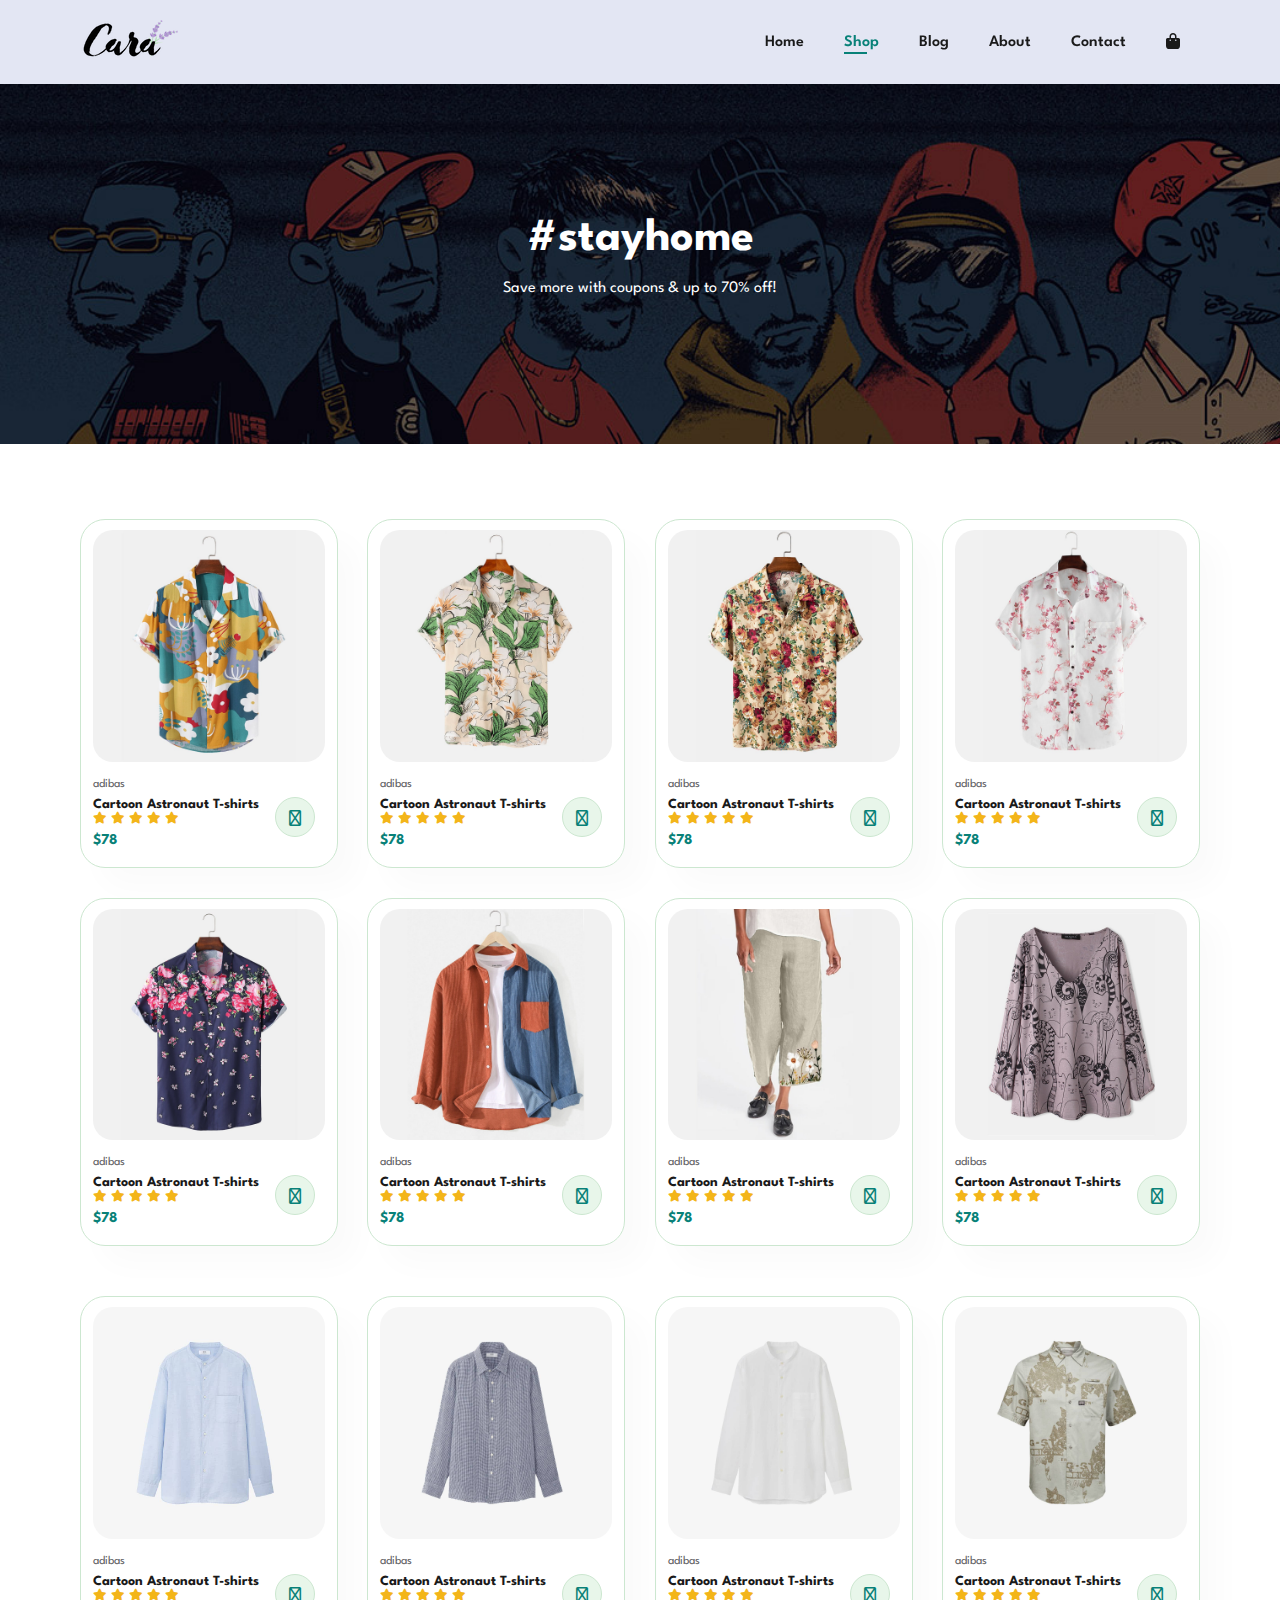
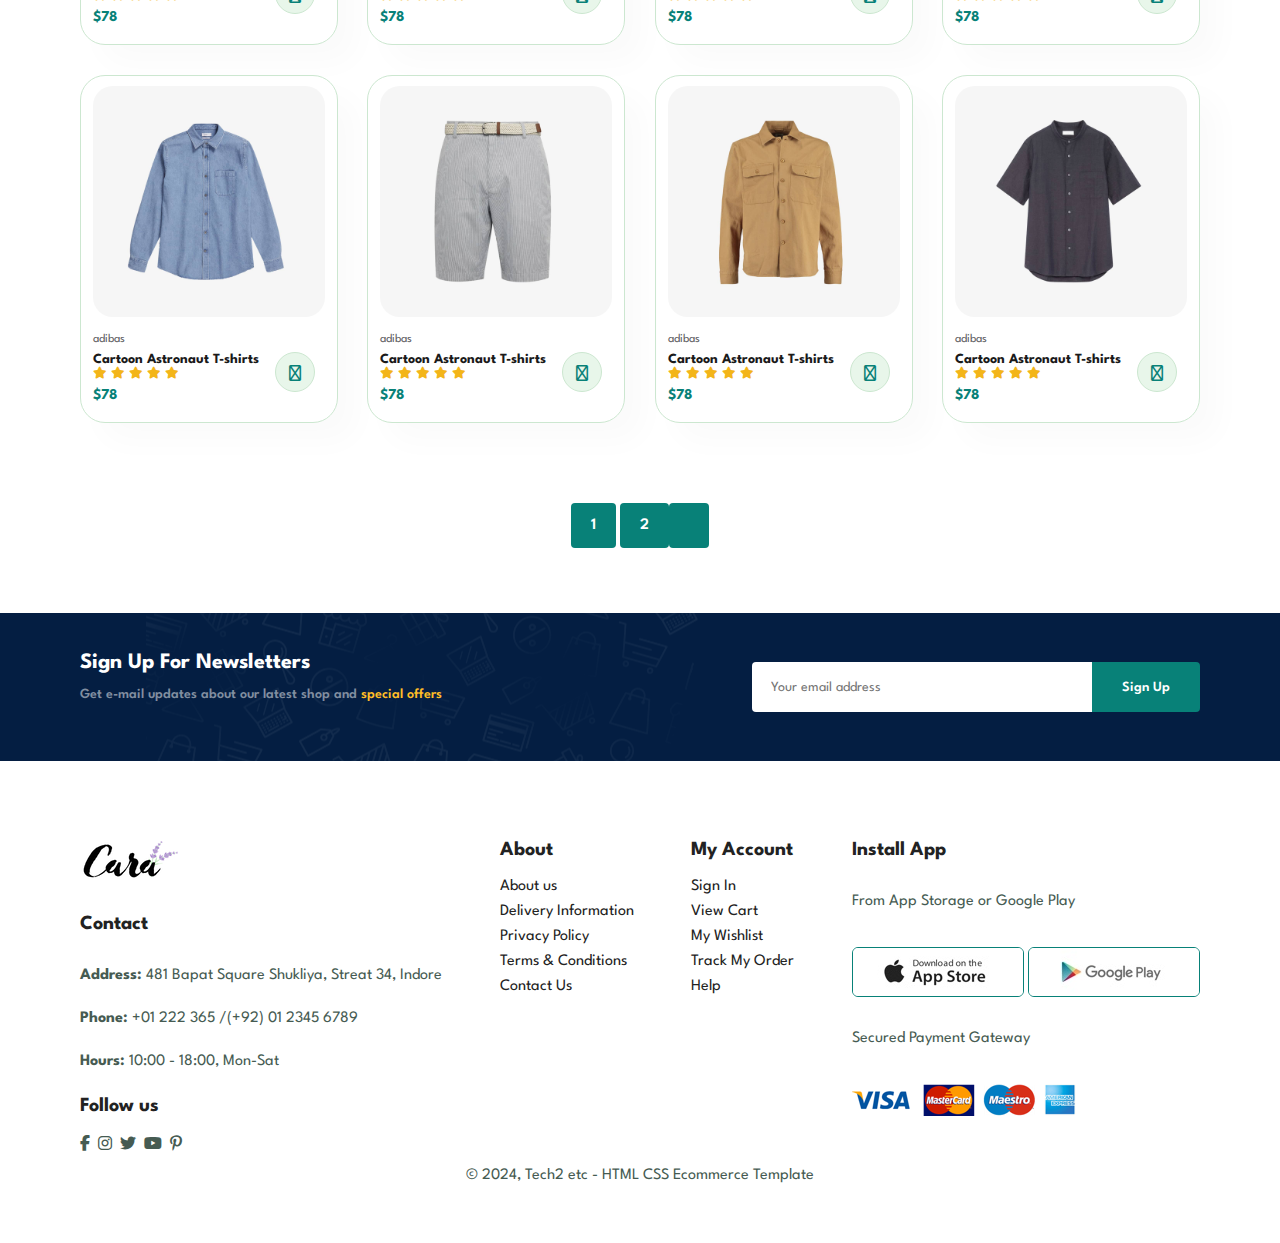
<file: shop.html>
<!DOCTYPE html>
<html lang="en">
  <head>
    <meta charset="UTF-8" />
    <meta name="viewport" content="width=device-width, initial-scale=1.0" />
    <title>Ecommerce Website....</title>
    <link
      rel="stylesheet"
      href="https://cdnjs.cloudflare.com/ajax/libs/font-awesome/6.5.0/css/all.min.css"
    />
    <link rel="stylesheet" href="css/shop.css" />
  </head>
  <body>
    <!-- header-section -->
    <header class="header">
      <div class="container">
        <a href="#"><img src="assets/img/logo.png" alt="" /></a>
        <div>
          <ul class="navbar">
            <li><a href="index.html">Home</a></li>
            <li><a class="active" href="shop.html">Shop</a></li>
            <li><a href="blog.html">Blog</a></li>
            <li><a href="about.html">About</a></li>
            <li><a href="Contact.html">Contact</a></li>
            <li id="lg-bag">
              <a href="cart.html"><i class="fa-solid fa-bag-shopping"></i></a>
            </li>
            <a href="#" id="close"><i class="far fa-times"></i></a>
          </ul>
        </div>
        <div id="mobile">
          <!-- <i id="bar" class="fas fa-outdent"></i> -->
          <a href="shopping-cart.html"
            ><i class="fa-solid fa-bag-shopping"></i
          ></a>
          <i id="bar" class="fas fa-outdent"></i>
        </div>
      </div>
    </header>

    <!-- Hero-Section -->
    <section
      class="page-header"
      style="background-image: url(./assets/img/banner/b1.jpg)"
    >
      <div class="container">
        <div class="hero-heading1">
          <h2>#stayhome</h2>
          <p>Save more with coupons & up to 70% off!</p>
        </div>
      </div>
    </section>

    <!-- Product-Section -->
    <section id="product1" class="section-p1">
      <div class="container">
        <div class="paragraph">
          <div class="pro-container">
            <div class="pro" onclick="window.location.href='sproduct.html';">
              <img src="./assets/img/products/f1.jpg" alt="" />
              <div class="des">
                <span>adibas</span>
                <h5>Cartoon Astronaut T-shirts</h5>
                <div class="star">
                  <i class="fas fa-star"></i>
                  <i class="fas fa-star"></i>
                  <i class="fas fa-star"></i>
                  <i class="fas fa-star"></i>
                  <i class="fas fa-star"></i>
                </div>
                <h4>$78</h4>
              </div>
              <div class="cart">
                <a href="#"><i class="fa-solid fa-cart-shopping"></i></a>
              </div>
            </div>

            <div class="pro">
              <img src="./assets/img/products/f2.jpg" alt="" />
              <div class="des">
                <span>adibas</span>
                <h5>Cartoon Astronaut T-shirts</h5>
                <div class="star">
                  <i class="fas fa-star"></i>
                  <i class="fas fa-star"></i>
                  <i class="fas fa-star"></i>
                  <i class="fas fa-star"></i>
                  <i class="fas fa-star"></i>
                </div>
                <h4>$78</h4>
              </div>
              <div class="cart">
                <a href="#"><i class="fa-solid fa-cart-shopping"></i></a>
              </div>
            </div>

            <div class="pro">
              <img src="./assets/img/products/f3.jpg" alt="" />
              <div class="des">
                <span>adibas</span>
                <h5>Cartoon Astronaut T-shirts</h5>
                <div class="star">
                  <i class="fas fa-star"></i>
                  <i class="fas fa-star"></i>
                  <i class="fas fa-star"></i>
                  <i class="fas fa-star"></i>
                  <i class="fas fa-star"></i>
                </div>
                <h4>$78</h4>
              </div>
              <div class="cart">
                <a href="#"><i class="fa-solid fa-cart-shopping"></i></a>
              </div>
            </div>

            <div class="pro">
              <img src="./assets/img/products/f4.jpg" alt="" />
              <div class="des">
                <span>adibas</span>
                <h5>Cartoon Astronaut T-shirts</h5>
                <div class="star">
                  <i class="fas fa-star"></i>
                  <i class="fas fa-star"></i>
                  <i class="fas fa-star"></i>
                  <i class="fas fa-star"></i>
                  <i class="fas fa-star"></i>
                </div>
                <h4>$78</h4>
              </div>
              <div class="cart">
                <a href="#"><i class="fa-solid fa-cart-shopping"></i></a>
              </div>
            </div>

            <div class="pro">
              <img src="./assets/img/products/f5.jpg" alt="" />
              <div class="des">
                <span>adibas</span>
                <h5>Cartoon Astronaut T-shirts</h5>
                <div class="star">
                  <i class="fas fa-star"></i>
                  <i class="fas fa-star"></i>
                  <i class="fas fa-star"></i>
                  <i class="fas fa-star"></i>
                  <i class="fas fa-star"></i>
                </div>
                <h4>$78</h4>
              </div>
              <div class="cart">
                <a href="#"><i class="fa-solid fa-cart-shopping"></i></a>
              </div>
            </div>

            <div class="pro">
              <img src="./assets/img/products/f6.jpg" alt="" />
              <div class="des">
                <span>adibas</span>
                <h5>Cartoon Astronaut T-shirts</h5>
                <div class="star">
                  <i class="fas fa-star"></i>
                  <i class="fas fa-star"></i>
                  <i class="fas fa-star"></i>
                  <i class="fas fa-star"></i>
                  <i class="fas fa-star"></i>
                </div>
                <h4>$78</h4>
              </div>
              <div class="cart">
                <a href="#"><i class="fa-solid fa-cart-shopping"></i></a>
              </div>
            </div>

            <div class="pro">
              <img src="./assets/img/products/f7.jpg" alt="" />
              <div class="des">
                <span>adibas</span>
                <h5>Cartoon Astronaut T-shirts</h5>
                <div class="star">
                  <i class="fas fa-star"></i>
                  <i class="fas fa-star"></i>
                  <i class="fas fa-star"></i>
                  <i class="fas fa-star"></i>
                  <i class="fas fa-star"></i>
                </div>
                <h4>$78</h4>
              </div>
              <div class="cart">
                <a href="#"><i class="fa-solid fa-cart-shopping"></i></a>
              </div>
            </div>

            <div class="pro">
              <img src="./assets/img/products/f8.jpg" alt="" />
              <div class="des">
                <span>adibas</span>
                <h5>Cartoon Astronaut T-shirts</h5>
                <div class="star">
                  <i class="fas fa-star"></i>
                  <i class="fas fa-star"></i>
                  <i class="fas fa-star"></i>
                  <i class="fas fa-star"></i>
                  <i class="fas fa-star"></i>
                </div>
                <h4>$78</h4>
              </div>
              <div class="cart">
                <a href="#"><i class="fa-solid fa-cart-shopping"></i></a>
              </div>
            </div>
          </div>

          <div class="pro-container">
            <div class="pro">
              <img src="./assets/img/products/n1.jpg" alt="" />
              <div class="des">
                <span>adibas</span>
                <h5>Cartoon Astronaut T-shirts</h5>
                <div class="star">
                  <i class="fas fa-star"></i>
                  <i class="fas fa-star"></i>
                  <i class="fas fa-star"></i>
                  <i class="fas fa-star"></i>
                  <i class="fas fa-star"></i>
                </div>
                <h4>$78</h4>
              </div>
              <div class="cart">
                <a href="#"><i class="fa-solid fa-cart-shopping"></i></a>
              </div>
            </div>

            <div class="pro">
              <img src="./assets/img/products/n2.jpg" alt="" />
              <div class="des">
                <span>adibas</span>
                <h5>Cartoon Astronaut T-shirts</h5>
                <div class="star">
                  <i class="fas fa-star"></i>
                  <i class="fas fa-star"></i>
                  <i class="fas fa-star"></i>
                  <i class="fas fa-star"></i>
                  <i class="fas fa-star"></i>
                </div>
                <h4>$78</h4>
              </div>
              <div class="cart">
                <a href="#"><i class="fa-solid fa-cart-shopping"></i></a>
              </div>
            </div>

            <div class="pro">
              <img src="./assets/img/products/n3.jpg" alt="" />
              <div class="des">
                <span>adibas</span>
                <h5>Cartoon Astronaut T-shirts</h5>
                <div class="star">
                  <i class="fas fa-star"></i>
                  <i class="fas fa-star"></i>
                  <i class="fas fa-star"></i>
                  <i class="fas fa-star"></i>
                  <i class="fas fa-star"></i>
                </div>
                <h4>$78</h4>
              </div>
              <div class="cart">
                <a href="#"><i class="fa-solid fa-cart-shopping"></i></a>
              </div>
            </div>

            <div class="pro">
              <img src="./assets/img/products/n4.jpg" alt="" />
              <div class="des">
                <span>adibas</span>
                <h5>Cartoon Astronaut T-shirts</h5>
                <div class="star">
                  <i class="fas fa-star"></i>
                  <i class="fas fa-star"></i>
                  <i class="fas fa-star"></i>
                  <i class="fas fa-star"></i>
                  <i class="fas fa-star"></i>
                </div>
                <h4>$78</h4>
              </div>
              <div class="cart">
                <a href="#"><i class="fa-solid fa-cart-shopping"></i></a>
              </div>
            </div>

            <div class="pro">
              <img src="./assets/img/products/n5.jpg" alt="" />
              <div class="des">
                <span>adibas</span>
                <h5>Cartoon Astronaut T-shirts</h5>
                <div class="star">
                  <i class="fas fa-star"></i>
                  <i class="fas fa-star"></i>
                  <i class="fas fa-star"></i>
                  <i class="fas fa-star"></i>
                  <i class="fas fa-star"></i>
                </div>
                <h4>$78</h4>
              </div>
              <div class="cart">
                <a href="#"><i class="fa-solid fa-cart-shopping"></i></a>
              </div>
            </div>

            <div class="pro">
              <img src="./assets/img/products/n6.jpg" alt="" />
              <div class="des">
                <span>adibas</span>
                <h5>Cartoon Astronaut T-shirts</h5>
                <div class="star">
                  <i class="fas fa-star"></i>
                  <i class="fas fa-star"></i>
                  <i class="fas fa-star"></i>
                  <i class="fas fa-star"></i>
                  <i class="fas fa-star"></i>
                </div>
                <h4>$78</h4>
              </div>
              <div class="cart">
                <a href="#"><i class="fa-solid fa-cart-shopping"></i></a>
              </div>
            </div>

            <div class="pro">
              <img src="./assets/img/products/n7.jpg" alt="" />
              <div class="des">
                <span>adibas</span>
                <h5>Cartoon Astronaut T-shirts</h5>
                <div class="star">
                  <i class="fas fa-star"></i>
                  <i class="fas fa-star"></i>
                  <i class="fas fa-star"></i>
                  <i class="fas fa-star"></i>
                  <i class="fas fa-star"></i>
                </div>
                <h4>$78</h4>
              </div>
              <div class="cart">
                <a href="#"><i class="fa-solid fa-cart-shopping"></i></a>
              </div>
            </div>

            <div class="pro">
              <img src="./assets/img/products/n8.jpg" alt="" />
              <div class="des">
                <span>adibas</span>
                <h5>Cartoon Astronaut T-shirts</h5>
                <div class="star">
                  <i class="fas fa-star"></i>
                  <i class="fas fa-star"></i>
                  <i class="fas fa-star"></i>
                  <i class="fas fa-star"></i>
                  <i class="fas fa-star"></i>
                </div>
                <h4>$78</h4>
              </div>
              <div class="cart">
                <a href="#"><i class="fa-solid fa-cart-shopping"></i></a>
              </div>
            </div>
          </div>
        </div>
      </div>
    </section>
    <!-- Pagination-section -->
    <section id="pagination" class="section-p1">
      <div class="container">
        <div class="pagination-a">
          <a href="#">1</a>
          <a href="#">2</a>
          <a href="#"><i class="fal fa-long-arrow-alt-right"></i></a>
        </div>
      </div>
    </section>
    <!-- NewsLetter-Section -->
    <section
      id="newsletter"
      class="section-p1 section-m1"
      style="background-image: url(./assets/img/banner/b14.png)"
    >
      <!-- <div class="container"> -->
      <div class="newstext">
        <h4>Sign Up For Newsletters</h4>
        <p>
          Get e-mail updates about our latest shop and
          <span>special offers</span>
        </p>
      </div>
      <div class="form">
        <input type="text" placeholder="Your email address" />
        <button class="normal">Sign Up</button>
      </div>
      <!-- </div> -->
    </section>
    <!-- Footer-Section -->

    <footer class="section-p1">
      <div class="footer-section">
        <div class="col">
          <img src="./assets/img/logo.png" alt="" />
          <h4>Contact</h4>
          <p>
            <strong>Address:</strong> 481 Bapat Square Shukliya, Streat 34,
            Indore
          </p>
          <p><strong>Phone:</strong> +01 222 365 /(+92) 01 2345 6789</p>
          <p><strong>Hours:</strong> 10:00 - 18:00, Mon-Sat</p>
          <div class="follow">
            <h4>Follow us</h4>
            <i class="fab fa-facebook-f"></i>
            <i class="fab fa-instagram"></i>
            <i class="fab fa-twitter"></i>
            <i class="fab fa-youtube"></i>
            <i class="fab fa-pinterest-p"></i>
          </div>
        </div>

        <div class="col">
          <h4>About</h4>
          <a href="#">About us</a>
          <a href="#">Delivery Information</a>
          <a href="#">Privacy Policy</a>
          <a href="#">Terms & Conditions</a>
          <a href="#">Contact Us</a>
        </div>

        <div class="col">
          <h4>My Account</h4>
          <a href="#">Sign In</a>
          <a href="#">View Cart</a>
          <a href="#">My Wishlist </a>
          <a href="#">Track My Order</a>
          <a href="#">Help</a>
        </div>

        <div class="col install">
          <h4>Install App</h4>
          <p>From App Storage or Google Play</p>
          <div class="row">
            <img src="./assets/img/pay/app.jpg" alt="" />
            <img src="./assets/img/pay/play.jpg" alt="" />
          </div>
          <p>Secured Payment Gateway</p>
          <img src="./assets/img/pay/pay.png" alt="" />
        </div>
      </div>
      <div class="copyright">
        <p>© 2024, Tech2 etc - HTML CSS Ecommerce Template</p>
      </div>
    </footer>
    <script src="js/script.js"></script>
  </body>
</html>
</file>
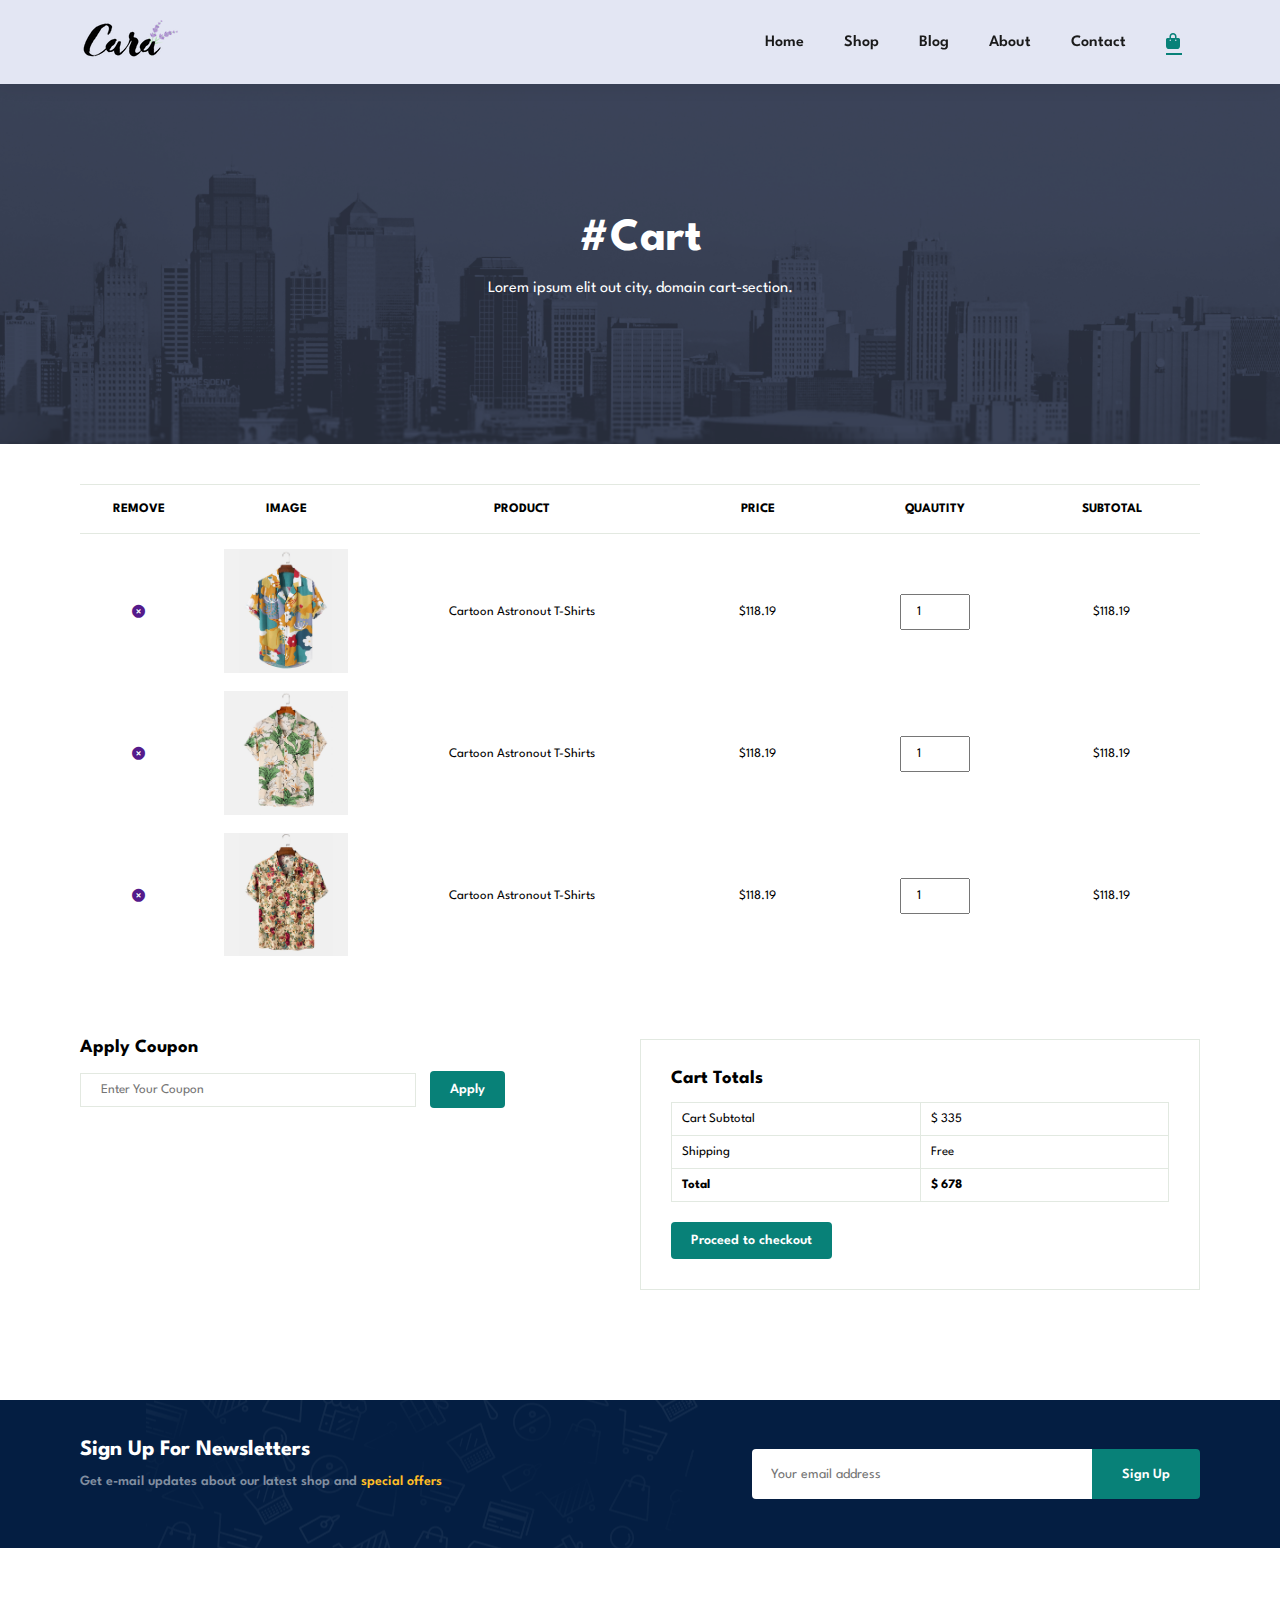
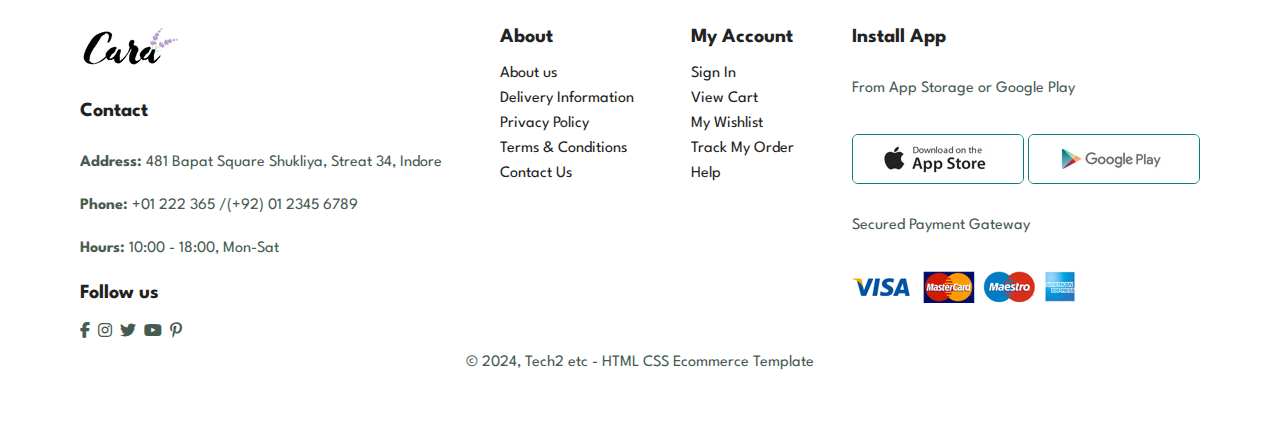
<file: shopping-cart.html>
<!DOCTYPE html>
<html lang="en">
  <head>
    <meta charset="UTF-8" />
    <meta name="viewport" content="width=device-width, initial-scale=1.0" />
    <title>Shopping-cart Ecommerce  Website....</title>
    <link
      rel="stylesheet"
      href="https://cdnjs.cloudflare.com/ajax/libs/font-awesome/6.5.0/css/all.min.css"
    />
    <link rel="stylesheet" href="css/shopping-cart.css" />
  </head>
  <body>
    <!-- header-section -->
    <header class="header">
      <div class="container">
        <a href="#"><img src="assets/img/logo.png" alt="" /></a>
        <div>
          <ul class="navbar">
            <li><a href="index.html">Home</a></li>
            <li><a href="shop.html">Shop</a></li>
            <li><a href="blog.html">Blog</a></li>
            <li><a href="about.html">About</a></li>
            <li><a href="Contact.html">Contact</a></li>
            <li id="lg-bag">
              <a class="active" href="cart.html"
                ><i class="fa-solid fa-bag-shopping"></i
              ></a>
            </li>
            <a href="#" id="close"><i class="far fa-times"></i></a>
          </ul>
        </div>
        <div id="mobile">
          <!-- <i id="bar" class="fas fa-outdent"></i> -->
          <a href="cart.html"><i class="fa-solid fa-bag-shopping"></i></a>
          <i id="bar" class="fas fa-outdent"></i>
        </div>
      </div>
    </header>

    <!-- Hero-Section -->
    <section
      class="page-header blog-header"
      style="background-image: url(./assets/img/about/banner.png)"
    >
      <div class="container">
        <div class="hero-heading1">
          <h2>#Cart</h2>
          <p>Lorem ipsum elit out city, domain cart-section.</p>
        </div>
      </div>
    </section>
    <!-- cart-section -->
    <section id="cart" class="section-p1">
      <div class="container">
        <table style="width: 100%">
          <thead>
            <tr>
              <td>Remove</td>
              <td>Image</td>
              <td>Product</td>
              <td>Price</td>
              <td>Quautity</td>
              <td>Subtotal</td>
            </tr>
          </thead>
          <tbody>
            <tr>
              <td>
                <a href=""><i class="fa-solid fa-circle-xmark"></i></a>
                <td><img src="./assets/img/products/f1.jpg" alt=""></td>
                <td>Cartoon Astronout T-Shirts</td>
                <td>$118.19</td>
                <td><input type="number" value="1"></td>
                <td>$118.19</td>
              </td>
            </tr>

            <tr>
                <td>
                  <a href=""><i class="fa-solid fa-circle-xmark"></i></a>
                  <td><img src="./assets/img/products/f2.jpg" alt=""></td>
                  <td>Cartoon Astronout T-Shirts</td>
                  <td>$118.19</td>
                  <td><input type="number" value="1"></td>
                  <td>$118.19</td>
                </td>
              </tr>

              <tr>
                <td>
                  <a href=""><i class="fa-solid fa-circle-xmark"></i></a>
                  <td><img src="./assets/img/products/f3.jpg" alt=""></td>
                  <td>Cartoon Astronout T-Shirts</td>
                  <td>$118.19</td>
                  <td><input type="number" value="1"></td>
                  <td>$118.19</td>
                </td>
              </tr>
          </tbody>
        </table>
      </div>
    </section>

    <!-- Cart-Add-Section -->
     <section id="cart-add" class="section-p1">
        <div class="container">
            <div id="coupon">
                <h3>Apply Coupon</h3>
                <div>
                    <input type="text" placeholder="Enter Your Coupon">
                    <button class="normal">Apply</button>
                </div>
            </div>
            <div id="subtotal">
                <h3>Cart Totals</h3>
                <table>
                    <tr>
                        <td>Cart Subtotal</td>
                        <td>$ 335</td>
                    </tr>
                    <tr>
                        <td>Shipping</td>
                        <td>Free</td>
                    </tr>
                    <tr>
                        <td><strong>Total</strong></td>
                        <td><strong>$ 678</strong></td>
                    </tr>
                </table>
                <button class="normal">Proceed to checkout</button>
            </div>
        </div>
     </section>

    <!-- NewsLetter-Section -->
    <section
      id="newsletter"
      class="section-p1 section-m1"
      style="background-image: url(./assets/img/banner/b14.png)"
    >
      <!-- <div class="container"> -->
      <div class="newstext">
        <h4>Sign Up For Newsletters</h4>
        <p>
          Get e-mail updates about our latest shop and
          <span>special offers</span>
        </p>
      </div>
      <div class="form">
        <input type="text" placeholder="Your email address" />
        <button class="normal">Sign Up</button>
      </div>
      <!-- </div> -->
    </section>
    <!-- Footer-Section -->

    <footer class="section-p1">
      <div class="footer-section">
        <div class="col">
          <img src="./assets/img/logo.png" alt="" />
          <h4>Contact</h4>
          <p>
            <strong>Address:</strong> 481 Bapat Square Shukliya, Streat 34,
            Indore
          </p>
          <p><strong>Phone:</strong> +01 222 365 /(+92) 01 2345 6789</p>
          <p><strong>Hours:</strong> 10:00 - 18:00, Mon-Sat</p>
          <div class="follow">
            <h4>Follow us</h4>
            <i class="fab fa-facebook-f"></i>
            <i class="fab fa-instagram"></i>
            <i class="fab fa-twitter"></i>
            <i class="fab fa-youtube"></i>
            <i class="fab fa-pinterest-p"></i>
          </div>
        </div>

        <div class="col">
          <h4>About</h4>
          <a href="#">About us</a>
          <a href="#">Delivery Information</a>
          <a href="#">Privacy Policy</a>
          <a href="#">Terms & Conditions</a>
          <a href="#">Contact Us</a>
        </div>

        <div class="col">
          <h4>My Account</h4>
          <a href="#">Sign In</a>
          <a href="#">View Cart</a>
          <a href="#">My Wishlist </a>
          <a href="#">Track My Order</a>
          <a href="#">Help</a>
        </div>

        <div class="col install">
          <h4>Install App</h4>
          <p>From App Storage or Google Play</p>
          <div class="row">
            <img src="./assets/img/pay/app.jpg" alt="" />
            <img src="./assets/img/pay/play.jpg" alt="" />
          </div>
          <p>Secured Payment Gateway</p>
          <img src="./assets/img/pay/pay.png" alt="" />
        </div>
      </div>
      <div class="copyright">
        <p>© 2024, Tech2 etc - HTML CSS Ecommerce Template</p>
      </div>
    </footer>
    <script src="js/script.js"></script>
  </body>
</html>
</file>
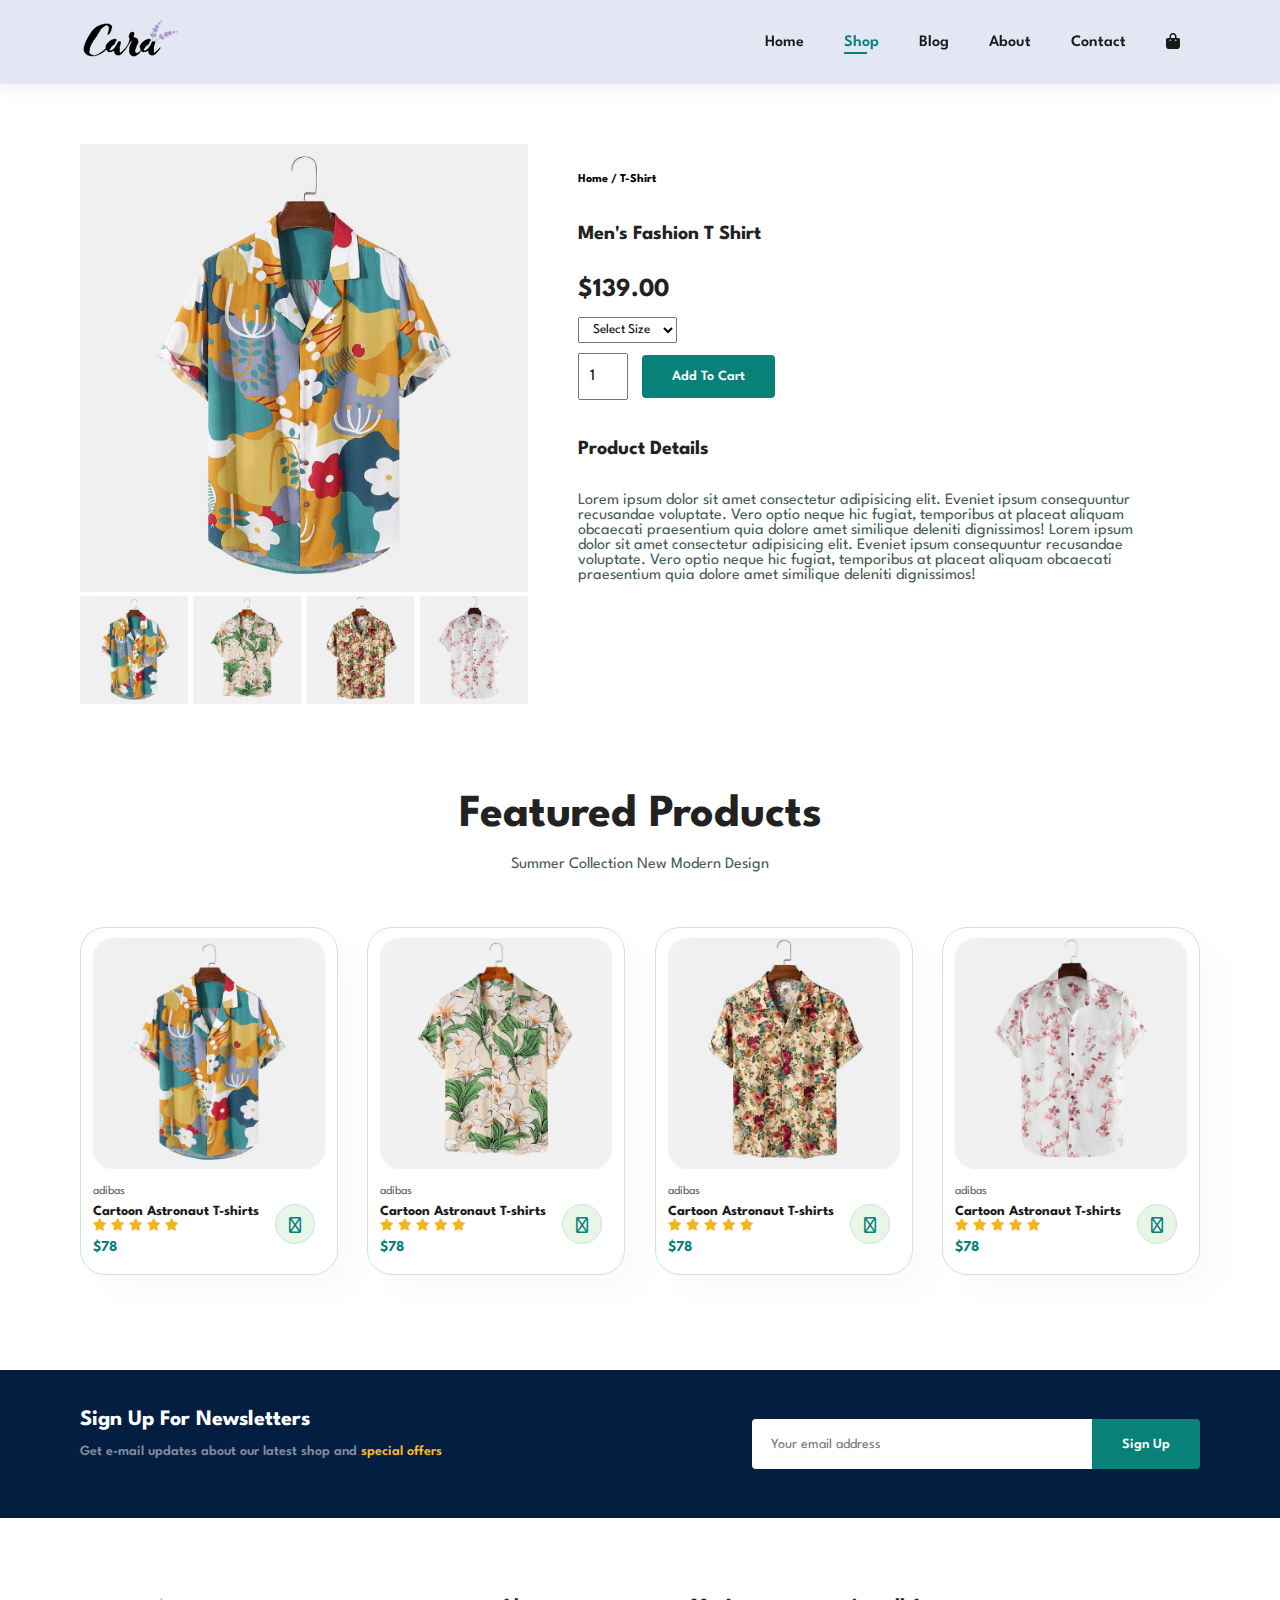
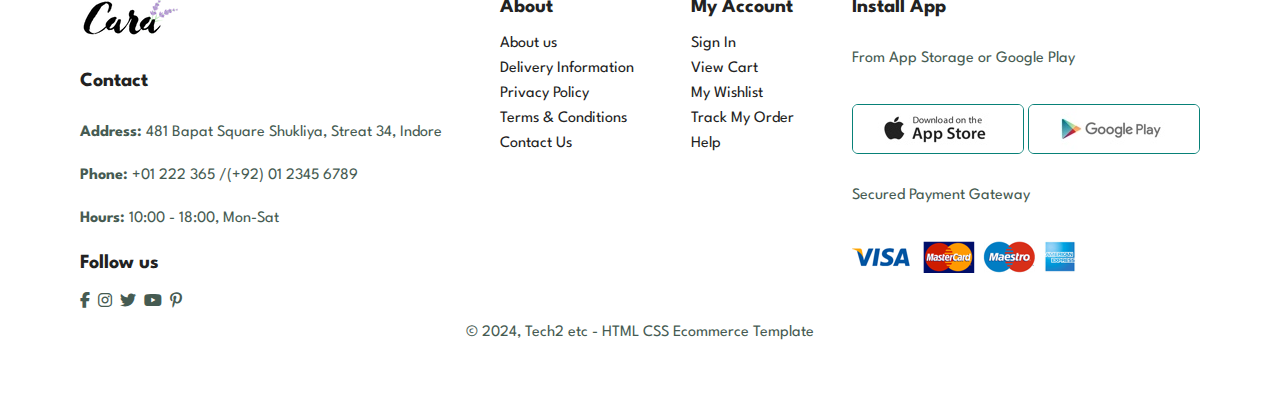
<file: sproduct.html>
<!DOCTYPE html>
<html lang="en">
  <head>
    <meta charset="UTF-8" />
    <meta name="viewport" content="width=device-width, initial-scale=1.0" />
    <title>Sproduct Ecommerce Website....</title>
    <link
      rel="stylesheet"
      href="https://cdnjs.cloudflare.com/ajax/libs/font-awesome/6.5.0/css/all.min.css"
    />
    <link rel="stylesheet" href="css/sproduct.css" />
  </head>
  <body>
    <!-- header-section -->
    <header class="header">
      <div class="container">
        <a href="#"><img src="assets/img/logo.png" alt="" /></a>
        <div>
          <ul class="navbar">
            <li><a href="index.html">Home</a></li>
            <li><a class="active" href="shop.html">Shop</a></li>
            <li><a href="blog.html">Blog</a></li>
            <li><a href="about.html">About</a></li>
            <li><a href="Contact.html">Contact</a></li>
            <li id="lg-bag">
              <a href="cart.html"><i class="fa-solid fa-bag-shopping"></i></a>
            </li>
            <a href="#" id="close"><i class="far fa-times"></i></a>
          </ul>
        </div>
        <div id="mobile">
          <!-- <i id="bar" class="fas fa-outdent"></i> -->
          <a href="shopping-cart.html"
            ><i class="fa-solid fa-bag-shopping"></i
          ></a>
          <i id="bar" class="fas fa-outdent"></i>
        </div>
      </div>
    </header>
    <!-- ProductDetails-Section -->
    <section id="prodetails" class="section-p1">
      <div class="container">
        <div class="single-pro-images">
          <img
            src="./assets/img/products/f1.jpg"
            width="100%"
            id="mainImg"
            alt="imaaa"
          />
          <div class="small-img-group">
            <div class="small-img-col">
              <img
                src="./assets/img/products/f1.jpg"
                width="100%"
                class="small-img"
                alt=""
              />
            </div>
            <div class="small-img-col">
              <img
                src="./assets/img/products/f2.jpg"
                width="100%"
                class="small-img"
                alt=""
              />
            </div>
            <div class="small-img-col">
              <img
                src="./assets/img/products/f3.jpg"
                width="100%"
                class="small-img"
                alt=""
              />
            </div>
            <div class="small-img-col">
              <img
                src="./assets/img/products/f4.jpg"
                width="100%"
                class="small-img"
                alt=""
              />
            </div>
          </div>
        </div>

        <div class="single-pro-details">
          <h6>Home / T-Shirt</h6>
          <h4>Men's Fashion T Shirt</h4>
          <h2>$139.00</h2>
          <select name="" id="">
            <option>Select Size</option>
            <option>XL</option>
            <option>XXL</option>
            <option>M</option>
            <option>Small</option>
            <option>Large</option>
          </select>
          <input type="number" value="1" />
          <button class="normal">Add To Cart</button>
          <h4>Product Details</h4>
          <p>
            Lorem ipsum dolor sit amet consectetur adipisicing elit. Eveniet
            ipsum consequuntur recusandae voluptate. Vero optio neque hic
            fugiat, temporibus at placeat aliquam obcaecati praesentium quia
            dolore amet similique deleniti dignissimos! Lorem ipsum dolor sit
            amet consectetur adipisicing elit. Eveniet ipsum consequuntur
            recusandae voluptate. Vero optio neque hic fugiat, temporibus at
            placeat aliquam obcaecati praesentium quia dolore amet similique
            deleniti dignissimos!
          </p>
        </div>
      </div>
    </section>

    <!-- Product-Section -->
    <section id="product1" class="section-p1">
      <div class="container">
        <div class="paragraph">
          <h2>Featured Products</h2>
          <p>Summer Collection New Modern Design</p>
          <div class="pro-container">
            <div class="pro">
              <img src="./assets/img/products/f1.jpg" alt="" />
              <div class="des">
                <span>adibas</span>
                <h5>Cartoon Astronaut T-shirts</h5>
                <div class="star">
                  <i class="fas fa-star"></i>
                  <i class="fas fa-star"></i>
                  <i class="fas fa-star"></i>
                  <i class="fas fa-star"></i>
                  <i class="fas fa-star"></i>
                </div>
                <h4>$78</h4>
              </div>
              <div class="cart">
                <a href="#"><i class="fa-solid fa-cart-shopping"></i></a>
              </div>
            </div>

            <div class="pro">
              <img src="./assets/img/products/f2.jpg" alt="" />
              <div class="des">
                <span>adibas</span>
                <h5>Cartoon Astronaut T-shirts</h5>
                <div class="star">
                  <i class="fas fa-star"></i>
                  <i class="fas fa-star"></i>
                  <i class="fas fa-star"></i>
                  <i class="fas fa-star"></i>
                  <i class="fas fa-star"></i>
                </div>
                <h4>$78</h4>
              </div>
              <div class="cart">
                <a href="#"><i class="fa-solid fa-cart-shopping"></i></a>
              </div>
            </div>

            <div class="pro">
              <img src="./assets/img/products/f3.jpg" alt="" />
              <div class="des">
                <span>adibas</span>
                <h5>Cartoon Astronaut T-shirts</h5>
                <div class="star">
                  <i class="fas fa-star"></i>
                  <i class="fas fa-star"></i>
                  <i class="fas fa-star"></i>
                  <i class="fas fa-star"></i>
                  <i class="fas fa-star"></i>
                </div>
                <h4>$78</h4>
              </div>
              <div class="cart">
                <a href="#"><i class="fa-solid fa-cart-shopping"></i></a>
              </div>
            </div>

            <div class="pro">
              <img src="./assets/img/products/f4.jpg" alt="" />
              <div class="des">
                <span>adibas</span>
                <h5>Cartoon Astronaut T-shirts</h5>
                <div class="star">
                  <i class="fas fa-star"></i>
                  <i class="fas fa-star"></i>
                  <i class="fas fa-star"></i>
                  <i class="fas fa-star"></i>
                  <i class="fas fa-star"></i>
                </div>
                <h4>$78</h4>
              </div>
              <div class="cart">
                <a href="#"><i class="fa-solid fa-cart-shopping"></i></a>
              </div>
            </div>
          </div>
        </div>
      </div>
    </section>

    <!-- NewsLetter-Section -->
    <section id="newsletter" class="section-p1 section-m1">
      <!-- <div class="container"> -->
      <div class="newstext">
        <h4>Sign Up For Newsletters</h4>
        <p>
          Get e-mail updates about our latest shop and
          <span>special offers</span>
        </p>
      </div>
      <div class="form">
        <input type="text" placeholder="Your email address" />
        <button class="normal">Sign Up</button>
      </div>
      <!-- </div> -->
    </section>

    <!-- Footer-Section -->

    <footer class="section-p1">
      <div class="footer-section">
        <div class="col">
          <img src="./assets/img/logo.png" alt="" />
          <h4>Contact</h4>
          <p>
            <strong>Address:</strong> 481 Bapat Square Shukliya, Streat 34,
            Indore
          </p>
          <p><strong>Phone:</strong> +01 222 365 /(+92) 01 2345 6789</p>
          <p><strong>Hours:</strong> 10:00 - 18:00, Mon-Sat</p>
          <div class="follow">
            <h4>Follow us</h4>
            <i class="fab fa-facebook-f"></i>
            <i class="fab fa-instagram"></i>
            <i class="fab fa-twitter"></i>
            <i class="fab fa-youtube"></i>
            <i class="fab fa-pinterest-p"></i>
          </div>
        </div>

        <div class="col">
          <h4>About</h4>
          <a href="#">About us</a>
          <a href="#">Delivery Information</a>
          <a href="#">Privacy Policy</a>
          <a href="#">Terms & Conditions</a>
          <a href="#">Contact Us</a>
        </div>

        <div class="col">
          <h4>My Account</h4>
          <a href="#">Sign In</a>
          <a href="#">View Cart</a>
          <a href="#">My Wishlist </a>
          <a href="#">Track My Order</a>
          <a href="#">Help</a>
        </div>

        <div class="col install">
          <h4>Install App</h4>
          <p>From App Storage or Google Play</p>
          <div class="row">
            <img src="./assets/img/pay/app.jpg" alt="" />
            <img src="./assets/img/pay/play.jpg" alt="" />
          </div>
          <p>Secured Payment Gateway</p>
          <img src="./assets/img/pay/pay.png" alt="" />
        </div>
      </div>
      <div class="copyright">
        <p>© 2024, Tech2 etc - HTML CSS Ecommerce Template</p>
      </div>
    </footer>

    <script>
      var mainImg = document.getElementById("mainImg");
      var smallimg = document.getElementsByClassName("small-img");

      smallimg[0].onClick = function () {
        mainImg.src = smallimg[0].src;
      };

      smallimg[1].onClick = function () {
        mainImg.src = smallimg[1].src;
      };

      smallimg[2].onClick = function () {
        mainImg.src = smallimg[2].src;
      };

      smallimg[3].onClick = function () {
        mainImg.src = smallimg[3].src;
      };
    </script>
    <script src="js/script.js"></script>
  </body>
</html>
</file>
<file: css/style.css>
@import url("https://fonts.googleapis.com/css2?family=Spartan:wght@100;200;200;400;500;600;700;800;900&display=swap");
* {
  margin: 0;
  padding: 0;
  box-sizing: border-box;
  font-family: "Spartan", sans-serif;
}

h1 {
  font-size: 50px;
  line-height: 64px;
  color: #222;
}
h2 {
  font-size: 46px;
  line-height: 54px;
  color: #222;
}
h4 {
  font-size: 20px;
  color: #222;
}
h6 {
  font-size: 12px;
  font-weight: 700;
}
p {
  font-size: 16px;
  color: #465b52;
  margin: 15px 0 20px 0;
}
.section-p1 {
  padding: 40px 80px;
}
.section-m1 {
  margin: 40px 0;
}
button.normal {
  font-size: 14px;
  font-weight: 600;
  padding: 15px 30px;
  color: black;
  background-color: #fff;
  border-radius: 4px;
  cursor: pointer;
  border: none;
  outline: none;
  transition: 0.2s;
}

button.white {
  font-size: 13px;
  font-weight: 600;
  padding: 11px 18px;
  color: #fff;
  background-color: transparent;
  /* border-radius: 4px; */
  cursor: pointer;
  border: 1px solid #fff;
  outline: none;
  transition: 0.2s;
}
body {
  width: 100%;
}
/* Header :start */
.header .container {
  display: flex;
  align-items: center;
  justify-content: space-between;
  padding: 20px 80px;
  background: #e3e6f3;
  box-shadow: 0 5px 15px rgba(0, 0, 0, 0.06);
  z-index: 999;
  position: sticky;
  top: 0;
  left: 0;
}
.navbar {
  display: flex;
  justify-content: center;
  align-items: center;
}
.navbar li {
  list-style: none;
  padding: 0 20px;
  position: relative;
}
.navbar li a {
  text-decoration: none;
  font-size: 16px;
  font-weight: 600;
  color: #1a1a1a;
  transition: 0.3s ease;
}
.navbar li a:hover {
  color: #088178;
}
.navbar li a:hover,
.navbar li a.active {
  color: #088178;
}
.navbar li a.active::after,
.navbar li a:hover::after {
  content: "";
  width: 30%;
  height: 2px;
  background: #088178;
  position: absolute;
  bottom: -4px;
  left: 20px;
}
#mobile {
  display: none;
  align-items: center;
}
#close {
  display: none;
}
/* Home /Hero :start */
.hero {
  /* background-image: url("/assets/img/hero4.png"); */
  height: 90vh;
  width: 100%;
  background-size: cover;
  background-position: top 25% right 0;
  background-repeat: no-repeat; /* Prevents image repetition */
  padding: 0 80px;
  display: flex;
  justify-content: center;
  align-items: center;
  flex-direction: column;
  /* background-color: rgb(209, 240, 240); */
}
.hero-heading {
  margin-right: 279px;
}
.hero-heading h4 {
  padding-bottom: 15px;
}
.hero-heading h1 {
  color: #088178;
}
.hero-heading button {
  /* background-image: url("/assets/img/button.png"); */
  background-color: transparent;
  color: #088178;
  border: 0;
  padding: 14px 80px 14px 65px;
  background-repeat: no-repeat;
  cursor: pointer;
  font-weight: 700;
  font-size: 15px;
}
/* feature Page */
.features {
  display: flex;
  align-items: center;
  justify-content: space-between;
  flex-wrap: wrap;
}
#feature .fe-box {
  width: 150px;
  text-align: center;
  padding: 25px 0px;
  box-shadow: 20px 20px 34px rgba(0, 0, 0, 0.03);
  border: 1px solid #cce7d0;
  border-radius: 4px;
  margin: 15px 0;
  background-color: #fff;
}
#feature .fe-box:hover {
  box-shadow: 10px 10px 54px rgba(70, 62, 221, 0.1);
}
.fe-box img {
  width: 100%;
  margin-bottom: 10px;
}
.fe-box h6 {
  display: inline-block;
  padding: 9px 8px 6px 8px;
  line-height: 1;
  border-radius: 4px;
  color: #088178;
  background-color: #fddde4;
}
.fe-box:nth-child(2) h6 {
  background-color: #cdebbc;
}
.fe-box:nth-child(3) h6 {
  background-color: #d1e8f2;
}
.fe-box:nth-child(4) h6 {
  background-color: #cdd4f8;
}
.fe-box:nth-child(5) h6 {
  background-color: #f6dbf6;
}
.fe-box:nth-child(6) h6 {
  background-color: #fff2e5;
}
/* product1-section */
#product1 {
  text-align: center;
}
.pro-container {
  display: flex;
  justify-content: space-between;
  padding-top: 20px;
  flex-wrap: wrap;
}
#product1 .pro {
  width: 23%;
  min-width: 250px;
  padding: 10px 12px;
  border: 1px solid #cce7d0;
  border-radius: 25px;
  cursor: pointer;
  box-shadow: 20px 20px 30px rgba(0, 0, 0, 0.02);
  margin: 15px 0;
  transition: 0.2s ease;
}
#product1 .pro:hover {
  box-shadow: 20px 20px 30px rgba(0, 0, 0, 0.06);
}
.pro img {
  width: 100%;
  border-radius: 20px;
}
.des {
  text-align: start;
  padding: 10px 0;
}
.des span {
  color: #606063;
  font-size: 12px;
}
.des h5 {
  padding-top: 7px;
  color: #1a1a1a;
  font-size: 14px;
}
.des i {
  font-size: 12px;
  color: rgb(243, 181, 25);
}
.des h4 {
  padding-top: 7px;
  font-size: 15px;
  font-weight: 700;
  color: #088178;
}
.cart {
  position: relative;
}
.cart i {
  width: 40px;
  height: 40px;
  line-height: 40px;
  border-radius: 50px;
  background-color: #e8f6ea;
  font-weight: 500;
  color: #088178;
  border: 1px solid #cce7d0;
  position: absolute;
  bottom: 20px;
  right: 10px;
}
/* Banner-Section */
#banner {
  display: flex;
  flex-direction: column;
  justify-content: center;
  align-items: center;
  text-align: center;
  /* background-image: url("/assets/img/banner/b2.jpg"); */
  width: 100%;
  height: 40vh;
  background-size: cover;
  background-position: center;
  /* background: rgb(70, 4, 4); */
}
.banner-tag h4 {
  color: #fff;
  font-size: 16px;
}
.banner-tag h2 {
  color: #fff;
  font-size: 30px;
  padding: 10px 0;
}
.banner-tag span {
  color: red;
}
.banner-tag button:hover {
  background-color: #088178;
  color: #fff;
}
/* banner-section-2 */
#sm-banner .container {
  display: flex;
  justify-content: space-between;
  flex-wrap: wrap;
}
.banner-box {
  display: flex;
  flex-direction: column;
  justify-content: center;
  align-items: flex-start;
  /* text-align: center; */
  /* background-image: url("/assets/img/banner/b17.jpg"); */
  /* width: 100%; */
  min-width: 580px;
  height: 50vh;
  background-size: cover;
  background-position: center;
  /* background: rgb(230, 90, 39); */
  padding: 30px;
}
.banner-box2 {
  /* background-image: url(/assets/img/banner/b10.jpg); */
  /* background: orange; */
}
.banner-box h4 {
  color: #fff;
  font-size: 20px;
  font-weight: 300;
}
.banner-box h2 {
  color: #fff;
  font-size: 28px;
  font-weight: 800;
}
.banner-box span {
  color: #fff;
  font-size: 14px;
  font-weight: 500;
  padding-bottom: 15px;
}
.banner-box button:hover {
  color: #fff;
  background-color: #088178;
  border: 1px solid #088178;
}
/* Text-Bannner-Section */
#banner3 .container {
  display: flex;
  justify-content: space-between;
  flex-wrap: wrap;
  padding: 0 80px;
}
#banner3 .banner-box1 {
  display: flex;
  flex-direction: column;
  justify-content: center;
  align-items: flex-start;
  /* text-align: center; */
  /* background-image: url("/assets/img/banner/b7.jpg"); */
  /* width: 100%; */
  min-width: 30%;
  height: 30vh;
  background-size: cover;
  background-position: center;
  /* background: rgb(245, 167, 139); */
  padding: 20px;
  margin-bottom: 20px;
}
#banner3 .bann-back1 {
  /* background-image: url("/assets/img/banner/b4.jpg"); */
  /* background: #b0b3b2; */
}
#banner3 .bann-back2 {
  /* background-image: url("/assets/img/banner/b18.jpg"); */
  /* background: rgb(240, 240, 111); */
}
.banner-box1 h2 {
  color: #fff;
  font-weight: 900;
  font-size: 22px;
}
.banner-box1 h3 {
  color: #ec544e;
  font-weight: 800;
  font-size: 15px;
}
/* NewsLetter-Section */
#newsletter {
  display: flex;
  justify-content: space-between;
  flex-wrap: wrap;
  align-items: center;
  /* background-image: url("/assets/img/banner/b14.png"); */
  background-repeat: no-repeat;
  background-position: 20% 30%;
  background-color: #041e42;
}
.newstext h4 {
  font-size: 22px;
  font-weight: 700;
  color: #fff;
}
.newstext p {
  font-size: 14px;
  font-weight: 600;
  color: #818ea0;
}
.newstext p span {
  color: #ffbd27;
}
.form {
  display: flex;
  width: 40%;
}
.form input {
  height: 3.125rem;
  padding: 0 1.25em;
  font-size: 14px;
  width: 100%;
  border: 1px solid transparent;
  border-radius: 4px;
  outline: none;
  border-top-right-radius: 0;
  border-bottom-right-radius: 0;
}
.form button {
  background-color: #088178;
  color: #fff;
  white-space: nowrap;
  border-top-left-radius: 0;
  border-bottom-left-radius: 0;
}

/* Footer-Section */
.footer-section {
  display: flex;
  justify-content: space-between;
}

.col img {
  margin-bottom: 30px;
}
.col h4 {
  font-style: 14px;
  padding-bottom: 20px;
}
.col p {
  font-style: 13px;
  padding: 0 0 8px 0;
}
footer a {
  font-style: 13px;
  text-decoration: none;
  color: #222;
  margin-bottom: 10px;
  display: block;
}
.follow {
  margin-top: 20px;
}

.follow i {
  color: #465b52;
  padding-right: 4px;
  cursor: pointer;
}
.install .row img {
  border: 1px solid #088178;
  border-radius: 6px;
}
.install img {
  margin: 10px 0 15px 0;
}
.follow i:hover,
footer a:hover {
  color: #088178;
}
footer .copyright {
  width: 100%;
  text-align: center;
}

/* Shop-Page-Design */
.page-header {
  /* background-image: url("//assets/img/banner/b1.jpg"); */
  /* background-color: rgb(36, 33, 33); */
  width: 100%;
  height: 40vh;
  background-size: cover;
  display: flex;
  justify-content: center;
  text-align: center;
  flex-direction: column;
  padding: 14px;
}
.hero-heading1 h2 {
  color: #fff;
}
.hero-heading1 p {
  color: #fff;
}

/* pagination-section */
#pagination {
  text-align: center;
}
.pagination-a a {
  text-decoration: none;
  background-color: #088178;
  padding: 15px 20px;
  border-radius: 4px;
  color: #fff;
  font-weight: 600;
}
.pagination-a i {
  font-size: 16px;
  font-weight: 600;
}

/* Product-details Section */
/* single Product */
#prodetails .container {
  display: flex;
  margin-top: 20px;
}
#prodetails .single-pro-images {
  width: 40%;
  margin-right: 50px;
}
.small-img-group {
  display: flex;
  justify-content: space-between;
}
.small-img-col {
  flex-basis: 24%;
  cursor: pointer;
}
#prodetails .single-pro-details {
  width: 50%;
  padding-top: 30px;
}
.single-pro-details h4 {
  padding: 40px 0 20px 0;
}
.single-pro-details h2 {
  font-size: 26px;
}
.single-pro-details select {
  display: block;
  padding: 5px 10px;
  margin-bottom: 10px;
}
.single-pro-details input {
  width: 50px;
  height: 47px;
  padding-left: 10px;
  font-size: 16px;
  margin-right: 10px;
}
.single-pro-details input:focus {
  outline: none;
}
.single-pro-details button {
  background: #088178;
  color: #fff;
}
.single-pro-details span {
  line-height: 25px;
}

/* .Date-blog-header */
#blog {
  padding: 150px 150px 0 150px;
}
.blog-box {
  display: flex;
  align-items: center;
  width: 100%;
  position: relative;
  padding-bottom: 90px;
}
.blog-img {
  width: 50%;
  margin-right: 40px;
}
#blog img {
  width: 100%;
  height: 300px;
  object-fit: cover;
}
.blog-details {
  width: 50%;
}
.blog-details a {
  text-decoration: none;
  font-size: 11px;
  color: black;
  font-weight: 700;
  position: relative;
  transition: 0.3s;
}
.blog-details a::after {
  content: "";
  width: 50px;
  height: 1px;
  background-color: black;
  position: absolute;
  top: 4px;
  right: -60px;
}
.blog-details a:hover {
  color: #088178;
}
.blog-details a:hover::after {
  background-color: #088178;
}
.blog-box h1 {
  position: absolute;
  top: -40px;
  left: 0;
  font-size: 70px;
  font-weight: 700;
  color: #c9cbce;
  z-index: -9;
}

/* About-Section-Design */

.about-header img {
  width: 50%;
  height: auto;
}
.about-header {
  padding-left: 40px;
  display: flex;
  justify-content: center;
  align-items: center;
  gap: 23px;
}
/* <!-- Download-our-app --> */
#about-app {
  text-align: center;
}
.video {
  width: 70%;
  height: 100%;
  margin: 30px auto 0 auto;
}
.video video {
  width: 100%;
  height: 100%;
  border-radius: 20px;
}

/* Contact-Details-section */
#contact-details .container {
  display: flex;
  align-items: center;
  justify-content: space-between;
}
.details {
  width: 40%;
}
.details span,
#form-details span {
  font-style: 12px;
}
.details h2,
#form-details h2 {
  font-size: 26px;
  line-height: 35px;
  padding: 20px 0;
}
.details h3 {
  font-size: 16px;
  padding-bottom: 15px;
}
.details li {
  list-style: none;
  display: flex;
  padding: 10px 0;
}
.details li i {
  font-size: 14px;
  padding-right: 22px;
}
.details li p {
  margin: 0;
  font-size: 14px;
}
.map {
  width: 55%;
  height: 400px;
}
.map iframe {
  width: 100%;
  height: 100%;
}
/* Form-Details--Design */
#form-details .container {
  display: flex;
  justify-content: space-between;
  margin: 30px;
  padding: 80px;
  border: 1px solid #e1e1e1;
}
#form-details form {
  display: flex;
  width: 65%;
  flex-direction: column;
  align-items: flex-start;
}
#form-details input,
#form-details textarea {
  width: 100%;
  padding: 12px 15px;
  outline: none;
  margin-bottom: 20px;
  border: 1px solid #e1e1e1;
}
#form-details button {
  background-color: #088178;
  color: #fff;
}
.people div {
  padding-bottom: 25px;
  display: flex;
  align-items: flex-start;
}
.people div img {
  width: 65px;
  height: 65px;
  object-fit: cover;
  margin-right: 15px;
}
.people div p {
  margin: 0;
  font-size: 13px;
  line-height: 25px;
}
.people div p span {
  display: block;
  font-size: 16px;
  font-weight: 600;
  color: #000;
}

/* Cart-section-design */
#cart {
  overflow: auto;
}
#cart table {
  width: 100%;
  border-collapse: collapse;
  table-layout: fixed;
  white-space: nowrap;
}
#cart table img {
  width: 70%;
}
#cart table td:nth-child(1) {
  width: 100px;
  text-align: center;
}
#cart table td:nth-child(2) {
  width: 150px;
  text-align: center;
}
#cart table td:nth-child(3) {
  width: 250px;
  text-align: center;
}
#cart table td:nth-child(4),
#cart table td:nth-child(5),
#cart table td:nth-child(6) {
  width: 150px;
  text-align: center;
}
#cart table td:nth-child(5) input {
  width: 70px;
  padding: 10px 5px 10px 15px;
}
#cart table thead {
  border: 1px solid #e3e9e1;
  border-left: none;
  border-right: none;
}
#cart table thead td {
  font-weight: 700;
  text-transform: uppercase;
  font-size: 13px;
  padding: 18px 0;
}
#cart table tbody tr td {
  padding-top: 15px;
}
#cart table tbody td {
  font-size: 13px;
}
/* Cart-Add-Section-design */
#cart-add .container {
  display: flex;
  justify-content: space-between;
  flex-wrap: wrap;
}
#coupon {
  width: 50%;
  margin-bottom: 30px;
}
#coupon h3,
#subtotal h3 {
  padding-bottom: 15px;
}
#coupon input {
  padding: 10px 20px;
  outline: none;
  width: 60%;
  margin-right: 10px;
  border: 1px solid #e3e9e1;
}
#coupon button,
#subtotal button {
  background-color: #088178;
  color: #fff;
  padding: 12px 20px;
}
#subtotal {
  width: 50%;
  margin-bottom: 30px;
  border: 1px solid #e2e9e1;
  padding: 30px;
}
#subtotal table {
  border-collapse: collapse;
  width: 100%;
  margin-bottom: 20px;
}
#subtotal table td {
  width: 50%;
  border: 1px solid #e2e9e1;
  padding: 10px;
  font-size: 13px;
}
</file>
<file: css/blog.css>
@import url("https://fonts.googleapis.com/css2?family=Spartan:wght@100;200;200;400;500;600;700;800;900&display=swap");
* {
  margin: 0;
  padding: 0;
  box-sizing: border-box;
  font-family: "Spartan", sans-serif;
}

h1 {
  font-size: 50px;
  line-height: 64px;
  color: #222;
}
h2 {
  font-size: 46px;
  line-height: 54px;
  color: #222;
}
h4 {
  font-size: 20px;
  color: #222;
}
h6 {
  font-size: 12px;
  font-weight: 700;
}
p {
  font-size: 16px;
  color: #465b52;
  margin: 15px 0 20px 0;
}
.section-p1 {
  padding: 40px 80px;
}
.section-m1 {
  margin: 40px 0;
}
button.normal {
  font-size: 14px;
  font-weight: 600;
  padding: 15px 30px;
  color: black;
  background-color: #fff;
  border-radius: 4px;
  cursor: pointer;
  border: none;
  outline: none;
  transition: 0.2s;
}

button.white {
  font-size: 13px;
  font-weight: 600;
  padding: 11px 18px;
  color: #fff;
  background-color: transparent;
  /* border-radius: 4px; */
  cursor: pointer;
  border: 1px solid #fff;
  outline: none;
  transition: 0.2s;
}
body {
  width: 100%;
}
/* Header :start */
.header .container {
  display: flex;
  align-items: center;
  justify-content: space-between;
  padding: 20px 80px;
  background: #e3e6f3;
  box-shadow: 0 5px 15px rgba(0, 0, 0, 0.06);
  z-index: 999;
  position: sticky;
  top: 0;
  left: 0;
}
.navbar {
  display: flex;
  justify-content: center;
  align-items: center;
}
.navbar li {
  list-style: none;
  padding: 0 20px;
  position: relative;
}
.navbar li a {
  text-decoration: none;
  font-size: 16px;
  font-weight: 600;
  color: #1a1a1a;
  transition: 0.3s ease;
}
.navbar li a:hover {
  color: #088178;
}
.navbar li a:hover,
.navbar li a.active {
  color: #088178;
}
.navbar li a.active::after,
.navbar li a:hover::after {
  content: "";
  width: 30%;
  height: 2px;
  background: #088178;
  position: absolute;
  bottom: -4px;
  left: 20px;
}
#mobile {
  display: none;
  align-items: center;
}
#close {
  display: none;
}

/* Shop-Page-Design */
.page-header {
  /* background-image: url("//assets/img/banner/b1.jpg"); */
  /* background-color: rgb(36, 33, 33); */
  width: 100%;
  height: 40vh;
  background-size: cover;
  display: flex;
  justify-content: center;
  text-align: center;
  flex-direction: column;
  padding: 14px;
}
.hero-heading1 h2 {
  color: #fff;
}
.hero-heading1 p {
  color: #fff;
}
/* NewsLetter-Section */
#newsletter {
  display: flex;
  justify-content: space-between;
  flex-wrap: wrap;
  align-items: center;
  /* background-image: url("/assets/img/banner/b14.png"); */
  background-repeat: no-repeat;
  background-position: 20% 30%;
  background-color: #041e42;
}
.newstext h4 {
  font-size: 22px;
  font-weight: 700;
  color: #fff;
}
.newstext p {
  font-size: 14px;
  font-weight: 600;
  color: #818ea0;
}
.newstext p span {
  color: #ffbd27;
}
.form {
  display: flex;
  width: 40%;
}
.form input {
  height: 3.125rem;
  padding: 0 1.25em;
  font-size: 14px;
  width: 100%;
  border: 1px solid transparent;
  border-radius: 4px;
  outline: none;
  border-top-right-radius: 0;
  border-bottom-right-radius: 0;
}
.form button {
  background-color: #088178;
  color: #fff;
  white-space: nowrap;
  border-top-left-radius: 0;
  border-bottom-left-radius: 0;
}

/* Footer-Section */
.footer-section {
  display: flex;
  justify-content: space-between;
}

.col img {
  margin-bottom: 30px;
}
.col h4 {
  font-style: 14px;
  padding-bottom: 20px;
}
.col p {
  font-style: 13px;
  padding: 0 0 8px 0;
}
footer a {
  font-style: 13px;
  text-decoration: none;
  color: #222;
  margin-bottom: 10px;
  display: block;
}
.follow {
  margin-top: 20px;
}

.follow i {
  color: #465b52;
  padding-right: 4px;
  cursor: pointer;
}
.install .row img {
  border: 1px solid #088178;
  border-radius: 6px;
}
.install img {
  margin: 10px 0 15px 0;
}
.follow i:hover,
footer a:hover {
  color: #088178;
}
footer .copyright {
  width: 100%;
  text-align: center;
}
/* pagination-section */
#pagination {
  text-align: center;
}
.pagination-a a {
  text-decoration: none;
  background-color: #088178;
  padding: 15px 20px;
  border-radius: 4px;
  color: #fff;
  font-weight: 600;
}
.pagination-a i {
  font-size: 16px;
  font-weight: 600;
}

/* Product-details Section */
/* single Product */
#prodetails .container {
  display: flex;
  margin-top: 20px;
}
#prodetails .single-pro-images {
  width: 40%;
  margin-right: 50px;
}
.small-img-group {
  display: flex;
  justify-content: space-between;
}
.small-img-col {
  flex-basis: 24%;
  cursor: pointer;
}
#prodetails .single-pro-details {
  width: 50%;
  padding-top: 30px;
}
.single-pro-details h4 {
  padding: 40px 0 20px 0;
}
.single-pro-details h2 {
  font-size: 26px;
}
.single-pro-details select {
  display: block;
  padding: 5px 10px;
  margin-bottom: 10px;
}
.single-pro-details input {
  width: 50px;
  height: 47px;
  padding-left: 10px;
  font-size: 16px;
  margin-right: 10px;
}
.single-pro-details input:focus {
  outline: none;
}
.single-pro-details button {
  background: #088178;
  color: #fff;
}
.single-pro-details span {
  line-height: 25px;
}

/* .Date-blog-header */
#blog {
  padding: 150px 150px 0 150px;
}
.blog-box {
  display: flex;
  align-items: center;
  width: 100%;
  position: relative;
  padding-bottom: 90px;
}
.blog-img {
  width: 50%;
  margin-right: 40px;
}
#blog img {
  width: 100%;
  height: 300px;
  object-fit: cover;
}
.blog-details {
  width: 50%;
}
.blog-details a {
  text-decoration: none;
  font-size: 11px;
  color: black;
  font-weight: 700;
  position: relative;
  transition: 0.3s;
}
.blog-details a::after {
  content: "";
  width: 50px;
  height: 1px;
  background-color: black;
  position: absolute;
  top: 4px;
  right: -60px;
}
.blog-details a:hover {
  color: #088178;
}
.blog-details a:hover::after {
  background-color: #088178;
}
.blog-box h1 {
  position: absolute;
  top: -40px;
  left: 0;
  font-size: 70px;
  font-weight: 700;
  color: #c9cbce;
  z-index: -9;
}
</file>
<file: css/contact.css>
@import url("https://fonts.googleapis.com/css2?family=Spartan:wght@100;200;200;400;500;600;700;800;900&display=swap");
* {
  margin: 0;
  padding: 0;
  box-sizing: border-box;
  font-family: "Spartan", sans-serif;
}

h1 {
  font-size: 50px;
  line-height: 64px;
  color: #222;
}
h2 {
  font-size: 46px;
  line-height: 54px;
  color: #222;
}
h4 {
  font-size: 20px;
  color: #222;
}
h6 {
  font-size: 12px;
  font-weight: 700;
}
p {
  font-size: 16px;
  color: #465b52;
  margin: 15px 0 20px 0;
}
.section-p1 {
  padding: 40px 80px;
}
.section-m1 {
  margin: 40px 0;
}
button.normal {
  font-size: 14px;
  font-weight: 600;
  padding: 15px 30px;
  color: black;
  background-color: #fff;
  border-radius: 4px;
  cursor: pointer;
  border: none;
  outline: none;
  transition: 0.2s;
}

button.white {
  font-size: 13px;
  font-weight: 600;
  padding: 11px 18px;
  color: #fff;
  background-color: transparent;
  /* border-radius: 4px; */
  cursor: pointer;
  border: 1px solid #fff;
  outline: none;
  transition: 0.2s;
}
body {
  width: 100%;
}
/* Header :start */
.header .container {
  display: flex;
  align-items: center;
  justify-content: space-between;
  padding: 20px 80px;
  background: #e3e6f3;
  box-shadow: 0 5px 15px rgba(0, 0, 0, 0.06);
  z-index: 999;
  position: sticky;
  top: 0;
  left: 0;
}
.navbar {
  display: flex;
  justify-content: center;
  align-items: center;
}
.navbar li {
  list-style: none;
  padding: 0 20px;
  position: relative;
}
.navbar li a {
  text-decoration: none;
  font-size: 16px;
  font-weight: 600;
  color: #1a1a1a;
  transition: 0.3s ease;
}
.navbar li a:hover {
  color: #088178;
}
.navbar li a:hover,
.navbar li a.active {
  color: #088178;
}
.navbar li a.active::after,
.navbar li a:hover::after {
  content: "";
  width: 30%;
  height: 2px;
  background: #088178;
  position: absolute;
  bottom: -4px;
  left: 20px;
}
#mobile {
  display: none;
  align-items: center;
}
#close {
  display: none;
}

/* Shop-Page-Design */
.page-header {
  /* background-image: url("//assets/img/banner/b1.jpg"); */
  /* background-color: rgb(36, 33, 33); */
  width: 100%;
  height: 40vh;
  background-size: cover;
  display: flex;
  justify-content: center;
  text-align: center;
  flex-direction: column;
  padding: 14px;
}
.hero-heading1 h2 {
  color: #fff;
}
.hero-heading1 p {
  color: #fff;
}

/* pagination-section */
#pagination {
  text-align: center;
}
.pagination-a a {
  text-decoration: none;
  background-color: #088178;
  padding: 15px 20px;
  border-radius: 4px;
  color: #fff;
  font-weight: 600;
}
.pagination-a i {
  font-size: 16px;
  font-weight: 600;
}

/* Contact-Details-section */
#contact-details .container {
  display: flex;
  align-items: center;
  justify-content: space-between;
}
.details {
  width: 40%;
}
.details span,
#form-details span {
  font-style: 12px;
}
.details h2,
#form-details h2 {
  font-size: 26px;
  line-height: 35px;
  padding: 20px 0;
}
.details h3 {
  font-size: 16px;
  padding-bottom: 15px;
}
.details li {
  list-style: none;
  display: flex;
  padding: 10px 0;
}
.details li i {
  font-size: 14px;
  padding-right: 22px;
}
.details li p {
  margin: 0;
  font-size: 14px;
}
.map {
  width: 55%;
  height: 400px;
}
.map iframe {
  width: 100%;
  height: 100%;
}
/* Form-Details--Design */
#form-details .container {
  display: flex;
  justify-content: space-between;
  margin: 30px;
  padding: 80px;
  border: 1px solid #e1e1e1;
}
#form-details form {
  display: flex;
  width: 65%;
  flex-direction: column;
  align-items: flex-start;
}
#form-details input,
#form-details textarea {
  width: 100%;
  padding: 12px 15px;
  outline: none;
  margin-bottom: 20px;
  border: 1px solid #e1e1e1;
}
#form-details button {
  background-color: #088178;
  color: #fff;
}
.people div {
  padding-bottom: 25px;
  display: flex;
  align-items: flex-start;
}
.people div img {
  width: 65px;
  height: 65px;
  object-fit: cover;
  margin-right: 15px;
}
.people div p {
  margin: 0;
  font-size: 13px;
  line-height: 25px;
}
.people div p span {
  display: block;
  font-size: 16px;
  font-weight: 600;
  color: #000;
}
/* NewsLetter-Section */
#newsletter {
  display: flex;
  justify-content: space-between;
  flex-wrap: wrap;
  align-items: center;
  /* background-image: url("/assets/img/banner/b14.png"); */
  background-repeat: no-repeat;
  background-position: 20% 30%;
  background-color: #041e42;
}
.newstext h4 {
  font-size: 22px;
  font-weight: 700;
  color: #fff;
}
.newstext p {
  font-size: 14px;
  font-weight: 600;
  color: #818ea0;
}
.newstext p span {
  color: #ffbd27;
}
.form {
  display: flex;
  width: 40%;
}
.form input {
  height: 3.125rem;
  padding: 0 1.25em;
  font-size: 14px;
  width: 100%;
  border: 1px solid transparent;
  border-radius: 4px;
  outline: none;
  border-top-right-radius: 0;
  border-bottom-right-radius: 0;
}
.form button {
  background-color: #088178;
  color: #fff;
  white-space: nowrap;
  border-top-left-radius: 0;
  border-bottom-left-radius: 0;
}

/* Footer-Section */
.footer-section {
  display: flex;
  justify-content: space-between;
}

.col img {
  margin-bottom: 30px;
}
.col h4 {
  font-style: 14px;
  padding-bottom: 20px;
}
.col p {
  font-style: 13px;
  padding: 0 0 8px 0;
}
footer a {
  font-style: 13px;
  text-decoration: none;
  color: #222;
  margin-bottom: 10px;
  display: block;
}
.follow {
  margin-top: 20px;
}

.follow i {
  color: #465b52;
  padding-right: 4px;
  cursor: pointer;
}
.install .row img {
  border: 1px solid #088178;
  border-radius: 6px;
}
.install img {
  margin: 10px 0 15px 0;
}
.follow i:hover,
footer a:hover {
  color: #088178;
}
footer .copyright {
  width: 100%;
  text-align: center;
}
/* NewsLetter-Section */
#newsletter {
  display: flex;
  justify-content: space-between;
  flex-wrap: wrap;
  align-items: center;
  /* background-image: url("/assets/img/banner/b14.png"); */
  background-repeat: no-repeat;
  background-position: 20% 30%;
  background-color: #041e42;
}
.newstext h4 {
  font-size: 22px;
  font-weight: 700;
  color: #fff;
}
.newstext p {
  font-size: 14px;
  font-weight: 600;
  color: #818ea0;
}
.newstext p span {
  color: #ffbd27;
}
.form {
  display: flex;
  width: 40%;
}
.form input {
  height: 3.125rem;
  padding: 0 1.25em;
  font-size: 14px;
  width: 100%;
  border: 1px solid transparent;
  border-radius: 4px;
  outline: none;
  border-top-right-radius: 0;
  border-bottom-right-radius: 0;
}
.form button {
  background-color: #088178;
  color: #fff;
  white-space: nowrap;
  border-top-left-radius: 0;
  border-bottom-left-radius: 0;
}

/* Footer-Section */
.footer-section {
  display: flex;
  justify-content: space-between;
}

.col img {
  margin-bottom: 30px;
}
.col h4 {
  font-style: 14px;
  padding-bottom: 20px;
}
.col p {
  font-style: 13px;
  padding: 0 0 8px 0;
}
footer a {
  font-style: 13px;
  text-decoration: none;
  color: #222;
  margin-bottom: 10px;
  display: block;
}
.follow {
  margin-top: 20px;
}

.follow i {
  color: #465b52;
  padding-right: 4px;
  cursor: pointer;
}
.install .row img {
  border: 1px solid #088178;
  border-radius: 6px;
}
.install img {
  margin: 10px 0 15px 0;
}
.follow i:hover,
footer a:hover {
  color: #088178;
}
footer .copyright {
  width: 100%;
  text-align: center;
}
</file>
<file: css/shop.css>
@import url("https://fonts.googleapis.com/css2?family=Spartan:wght@100;200;200;400;500;600;700;800;900&display=swap");
* {
  margin: 0;
  padding: 0;
  box-sizing: border-box;
  font-family: "Spartan", sans-serif;
}

h1 {
  font-size: 50px;
  line-height: 64px;
  color: #222;
}
h2 {
  font-size: 46px;
  line-height: 54px;
  color: #222;
}
h4 {
  font-size: 20px;
  color: #222;
}
h6 {
  font-size: 12px;
  font-weight: 700;
}
p {
  font-size: 16px;
  color: #465b52;
  margin: 15px 0 20px 0;
}
.section-p1 {
  padding: 40px 80px;
}
.section-m1 {
  margin: 40px 0;
}
button.normal {
  font-size: 14px;
  font-weight: 600;
  padding: 15px 30px;
  color: black;
  background-color: #fff;
  border-radius: 4px;
  cursor: pointer;
  border: none;
  outline: none;
  transition: 0.2s;
}

button.white {
  font-size: 13px;
  font-weight: 600;
  padding: 11px 18px;
  color: #fff;
  background-color: transparent;
  /* border-radius: 4px; */
  cursor: pointer;
  border: 1px solid #fff;
  outline: none;
  transition: 0.2s;
}
body {
  width: 100%;
}
/* Header :start */
.header .container {
  display: flex;
  align-items: center;
  justify-content: space-between;
  padding: 20px 80px;
  background: #e3e6f3;
  box-shadow: 0 5px 15px rgba(0, 0, 0, 0.06);
  z-index: 999;
  position: sticky;
  top: 0;
  left: 0;
}
.navbar {
  display: flex;
  justify-content: center;
  align-items: center;
}
.navbar li {
  list-style: none;
  padding: 0 20px;
  position: relative;
}
.navbar li a {
  text-decoration: none;
  font-size: 16px;
  font-weight: 600;
  color: #1a1a1a;
  transition: 0.3s ease;
}
.navbar li a:hover {
  color: #088178;
}
.navbar li a:hover,
.navbar li a.active {
  color: #088178;
}
.navbar li a.active::after,
.navbar li a:hover::after {
  content: "";
  width: 30%;
  height: 2px;
  background: #088178;
  position: absolute;
  bottom: -4px;
  left: 20px;
}
#mobile {
  display: none;
  align-items: center;
}
#close {
  display: none;
}

/* product1-section */
#product1 {
  text-align: center;
}
.pro-container {
  display: flex;
  justify-content: space-between;
  padding-top: 20px;
  flex-wrap: wrap;
}
#product1 .pro {
  width: 23%;
  min-width: 250px;
  padding: 10px 12px;
  border: 1px solid #cce7d0;
  border-radius: 25px;
  cursor: pointer;
  box-shadow: 20px 20px 30px rgba(0, 0, 0, 0.02);
  margin: 15px 0;
  transition: 0.2s ease;
}
#product1 .pro:hover {
  box-shadow: 20px 20px 30px rgba(0, 0, 0, 0.06);
}
.pro img {
  width: 100%;
  border-radius: 20px;
}
.des {
  text-align: start;
  padding: 10px 0;
}
.des span {
  color: #606063;
  font-size: 12px;
}
.des h5 {
  padding-top: 7px;
  color: #1a1a1a;
  font-size: 14px;
}
.des i {
  font-size: 12px;
  color: rgb(243, 181, 25);
}
.des h4 {
  padding-top: 7px;
  font-size: 15px;
  font-weight: 700;
  color: #088178;
}
.cart {
  position: relative;
}
.cart i {
  width: 40px;
  height: 40px;
  line-height: 40px;
  border-radius: 50px;
  background-color: #e8f6ea;
  font-weight: 500;
  color: #088178;
  border: 1px solid #cce7d0;
  position: absolute;
  bottom: 20px;
  right: 10px;
}
/* Shop-Page-Design */
.page-header {
  /* background-image: url("//assets/img/banner/b1.jpg"); */
  /* background-color: rgb(36, 33, 33); */
  width: 100%;
  height: 40vh;
  background-size: cover;
  display: flex;
  justify-content: center;
  text-align: center;
  flex-direction: column;
  padding: 14px;
}
.hero-heading1 h2 {
  color: #fff;
}
.hero-heading1 p {
  color: #fff;
}

/* pagination-section */
#pagination {
  text-align: center;
}
.pagination-a a {
  text-decoration: none;
  background-color: #088178;
  padding: 15px 20px;
  border-radius: 4px;
  color: #fff;
  font-weight: 600;
}
.pagination-a i {
  font-size: 16px;
  font-weight: 600;
}

/* NewsLetter-Section */
#newsletter {
  display: flex;
  justify-content: space-between;
  flex-wrap: wrap;
  align-items: center;
  /* background-image: url("/assets/img/banner/b14.png"); */
  background-repeat: no-repeat;
  background-position: 20% 30%;
  background-color: #041e42;
}
.newstext h4 {
  font-size: 22px;
  font-weight: 700;
  color: #fff;
}
.newstext p {
  font-size: 14px;
  font-weight: 600;
  color: #818ea0;
}
.newstext p span {
  color: #ffbd27;
}
.form {
  display: flex;
  width: 40%;
}
.form input {
  height: 3.125rem;
  padding: 0 1.25em;
  font-size: 14px;
  width: 100%;
  border: 1px solid transparent;
  border-radius: 4px;
  outline: none;
  border-top-right-radius: 0;
  border-bottom-right-radius: 0;
}
.form button {
  background-color: #088178;
  color: #fff;
  white-space: nowrap;
  border-top-left-radius: 0;
  border-bottom-left-radius: 0;
}

/* Footer-Section */
.footer-section {
  display: flex;
  justify-content: space-between;
}

.col img {
  margin-bottom: 30px;
}
.col h4 {
  font-style: 14px;
  padding-bottom: 20px;
}
.col p {
  font-style: 13px;
  padding: 0 0 8px 0;
}
footer a {
  font-style: 13px;
  text-decoration: none;
  color: #222;
  margin-bottom: 10px;
  display: block;
}
.follow {
  margin-top: 20px;
}

.follow i {
  color: #465b52;
  padding-right: 4px;
  cursor: pointer;
}
.install .row img {
  border: 1px solid #088178;
  border-radius: 6px;
}
.install img {
  margin: 10px 0 15px 0;
}
.follow i:hover,
footer a:hover {
  color: #088178;
}
footer .copyright {
  width: 100%;
  text-align: center;
}
</file>
<file: css/shopping-cart.css>
@import url("https://fonts.googleapis.com/css2?family=Spartan:wght@100;200;200;400;500;600;700;800;900&display=swap");
* {
  margin: 0;
  padding: 0;
  box-sizing: border-box;
  font-family: "Spartan", sans-serif;
}

h1 {
  font-size: 50px;
  line-height: 64px;
  color: #222;
}
h2 {
  font-size: 46px;
  line-height: 54px;
  color: #222;
}
h4 {
  font-size: 20px;
  color: #222;
}
h6 {
  font-size: 12px;
  font-weight: 700;
}
p {
  font-size: 16px;
  color: #465b52;
  margin: 15px 0 20px 0;
}
.section-p1 {
  padding: 40px 80px;
}
.section-m1 {
  margin: 40px 0;
}
button.normal {
  font-size: 14px;
  font-weight: 600;
  padding: 15px 30px;
  color: black;
  background-color: #fff;
  border-radius: 4px;
  cursor: pointer;
  border: none;
  outline: none;
  transition: 0.2s;
}

button.white {
  font-size: 13px;
  font-weight: 600;
  padding: 11px 18px;
  color: #fff;
  background-color: transparent;
  /* border-radius: 4px; */
  cursor: pointer;
  border: 1px solid #fff;
  outline: none;
  transition: 0.2s;
}
body {
  width: 100%;
}
/* Header :start */
.header .container {
  display: flex;
  align-items: center;
  justify-content: space-between;
  padding: 20px 80px;
  background: #e3e6f3;
  box-shadow: 0 5px 15px rgba(0, 0, 0, 0.06);
  z-index: 999;
  position: sticky;
  top: 0;
  left: 0;
}
.navbar {
  display: flex;
  justify-content: center;
  align-items: center;
}
.navbar li {
  list-style: none;
  padding: 0 20px;
  position: relative;
}
.navbar li a {
  text-decoration: none;
  font-size: 16px;
  font-weight: 600;
  color: #1a1a1a;
  transition: 0.3s ease;
}
.navbar li a:hover {
  color: #088178;
}
.navbar li a:hover,
.navbar li a.active {
  color: #088178;
}
.navbar li a.active::after,
.navbar li a:hover::after {
  content: "";
  width: 30%;
  height: 2px;
  background: #088178;
  position: absolute;
  bottom: -4px;
  left: 20px;
}
#mobile {
  display: none;
  align-items: center;
}
#close {
  display: none;
}

/* Shop-Page-Design */
.page-header {
  /* background-image: url("//assets/img/banner/b1.jpg"); */
  /* background-color: rgb(36, 33, 33); */
  width: 100%;
  height: 40vh;
  background-size: cover;
  display: flex;
  justify-content: center;
  text-align: center;
  flex-direction: column;
  padding: 14px;
}
.hero-heading1 h2 {
  color: #fff;
}
.hero-heading1 p {
  color: #fff;
}

/* Cart-section-design */
#cart {
  overflow: auto;
}
#cart table {
  width: 100%;
  border-collapse: collapse;
  table-layout: fixed;
  white-space: nowrap;
}
#cart table img {
  width: 70%;
}
#cart table td:nth-child(1) {
  width: 100px;
  text-align: center;
}
#cart table td:nth-child(2) {
  width: 150px;
  text-align: center;
}
#cart table td:nth-child(3) {
  width: 250px;
  text-align: center;
}
#cart table td:nth-child(4),
#cart table td:nth-child(5),
#cart table td:nth-child(6) {
  width: 150px;
  text-align: center;
}
#cart table td:nth-child(5) input {
  width: 70px;
  padding: 10px 5px 10px 15px;
}
#cart table thead {
  border: 1px solid #e3e9e1;
  border-left: none;
  border-right: none;
}
#cart table thead td {
  font-weight: 700;
  text-transform: uppercase;
  font-size: 13px;
  padding: 18px 0;
}
#cart table tbody tr td {
  padding-top: 15px;
}
#cart table tbody td {
  font-size: 13px;
}
/* Cart-Add-Section-design */
#cart-add .container {
  display: flex;
  justify-content: space-between;
  flex-wrap: wrap;
}
#coupon {
  width: 50%;
  margin-bottom: 30px;
}
#coupon h3,
#subtotal h3 {
  padding-bottom: 15px;
}
#coupon input {
  padding: 10px 20px;
  outline: none;
  width: 60%;
  margin-right: 10px;
  border: 1px solid #e3e9e1;
}
#coupon button,
#subtotal button {
  background-color: #088178;
  color: #fff;
  padding: 12px 20px;
}
#subtotal {
  width: 50%;
  margin-bottom: 30px;
  border: 1px solid #e2e9e1;
  padding: 30px;
}
#subtotal table {
  border-collapse: collapse;
  width: 100%;
  margin-bottom: 20px;
}
#subtotal table td {
  width: 50%;
  border: 1px solid #e2e9e1;
  padding: 10px;
  font-size: 13px;
}
/* NewsLetter-Section */
#newsletter {
  display: flex;
  justify-content: space-between;
  flex-wrap: wrap;
  align-items: center;
  /* background-image: url("/assets/img/banner/b14.png"); */
  background-repeat: no-repeat;
  background-position: 20% 30%;
  background-color: #041e42;
}
.newstext h4 {
  font-size: 22px;
  font-weight: 700;
  color: #fff;
}
.newstext p {
  font-size: 14px;
  font-weight: 600;
  color: #818ea0;
}
.newstext p span {
  color: #ffbd27;
}
.form {
  display: flex;
  width: 40%;
}
.form input {
  height: 3.125rem;
  padding: 0 1.25em;
  font-size: 14px;
  width: 100%;
  border: 1px solid transparent;
  border-radius: 4px;
  outline: none;
  border-top-right-radius: 0;
  border-bottom-right-radius: 0;
}
.form button {
  background-color: #088178;
  color: #fff;
  white-space: nowrap;
  border-top-left-radius: 0;
  border-bottom-left-radius: 0;
}

/* Footer-Section */
.footer-section {
  display: flex;
  justify-content: space-between;
}

.col img {
  margin-bottom: 30px;
}
.col h4 {
  font-style: 14px;
  padding-bottom: 20px;
}
.col p {
  font-style: 13px;
  padding: 0 0 8px 0;
}
footer a {
  font-style: 13px;
  text-decoration: none;
  color: #222;
  margin-bottom: 10px;
  display: block;
}
.follow {
  margin-top: 20px;
}

.follow i {
  color: #465b52;
  padding-right: 4px;
  cursor: pointer;
}
.install .row img {
  border: 1px solid #088178;
  border-radius: 6px;
}
.install img {
  margin: 10px 0 15px 0;
}
.follow i:hover,
footer a:hover {
  color: #088178;
}
footer .copyright {
  width: 100%;
  text-align: center;
}
</file>
<file: css/sproduct.css>
@import url("https://fonts.googleapis.com/css2?family=Spartan:wght@100;200;200;400;500;600;700;800;900&display=swap");
* {
  margin: 0;
  padding: 0;
  box-sizing: border-box;
  font-family: "Spartan", sans-serif;
}

h1 {
  font-size: 50px;
  line-height: 64px;
  color: #222;
}
h2 {
  font-size: 46px;
  line-height: 54px;
  color: #222;
}
h4 {
  font-size: 20px;
  color: #222;
}
h6 {
  font-size: 12px;
  font-weight: 700;
}
p {
  font-size: 16px;
  color: #465b52;
  margin: 15px 0 20px 0;
}
.section-p1 {
  padding: 40px 80px;
}
.section-m1 {
  margin: 40px 0;
}
button.normal {
  font-size: 14px;
  font-weight: 600;
  padding: 15px 30px;
  color: black;
  background-color: #fff;
  border-radius: 4px;
  cursor: pointer;
  border: none;
  outline: none;
  transition: 0.2s;
}

button.white {
  font-size: 13px;
  font-weight: 600;
  padding: 11px 18px;
  color: #fff;
  background-color: transparent;
  /* border-radius: 4px; */
  cursor: pointer;
  border: 1px solid #fff;
  outline: none;
  transition: 0.2s;
}
body {
  width: 100%;
}
/* Header :start */
.header .container {
  display: flex;
  align-items: center;
  justify-content: space-between;
  padding: 20px 80px;
  background: #e3e6f3;
  box-shadow: 0 5px 15px rgba(0, 0, 0, 0.06);
  z-index: 999;
  position: sticky;
  top: 0;
  left: 0;
}
.navbar {
  display: flex;
  justify-content: center;
  align-items: center;
}
.navbar li {
  list-style: none;
  padding: 0 20px;
  position: relative;
}
.navbar li a {
  text-decoration: none;
  font-size: 16px;
  font-weight: 600;
  color: #1a1a1a;
  transition: 0.3s ease;
}
.navbar li a:hover {
  color: #088178;
}
.navbar li a:hover,
.navbar li a.active {
  color: #088178;
}
.navbar li a.active::after,
.navbar li a:hover::after {
  content: "";
  width: 30%;
  height: 2px;
  background: #088178;
  position: absolute;
  bottom: -4px;
  left: 20px;
}
#mobile {
  display: none;
  align-items: center;
}
#close {
  display: none;
}

/* Shop-Page-Design */
.page-header {
  /* background-image: url("//assets/img/banner/b1.jpg"); */
  /* background-color: rgb(36, 33, 33); */
  width: 100%;
  height: 40vh;
  background-size: cover;
  display: flex;
  justify-content: center;
  text-align: center;
  flex-direction: column;
  padding: 14px;
}
.hero-heading1 h2 {
  color: #fff;
}
.hero-heading1 p {
  color: #fff;
}

/* Product-details Section */
/* single Product */
#prodetails .container {
  display: flex;
  margin-top: 20px;
}
#prodetails .single-pro-images {
  width: 40%;
  margin-right: 50px;
}
.small-img-group {
  display: flex;
  justify-content: space-between;
}
.small-img-col {
  flex-basis: 24%;
  cursor: pointer;
}
#prodetails .single-pro-details {
  width: 50%;
  padding-top: 30px;
}
.single-pro-details h4 {
  padding: 40px 0 20px 0;
}
.single-pro-details h2 {
  font-size: 26px;
}
.single-pro-details select {
  display: block;
  padding: 5px 10px;
  margin-bottom: 10px;
}
.single-pro-details input {
  width: 50px;
  height: 47px;
  padding-left: 10px;
  font-size: 16px;
  margin-right: 10px;
}
.single-pro-details input:focus {
  outline: none;
}
.single-pro-details button {
  background: #088178;
  color: #fff;
}
.single-pro-details span {
  line-height: 25px;
}

/* .Date-blog-header */
#blog {
  padding: 150px 150px 0 150px;
}
.blog-box {
  display: flex;
  align-items: center;
  width: 100%;
  position: relative;
  padding-bottom: 90px;
}
.blog-img {
  width: 50%;
  margin-right: 40px;
}
#blog img {
  width: 100%;
  height: 300px;
  object-fit: cover;
}
.blog-details {
  width: 50%;
}
.blog-details a {
  text-decoration: none;
  font-size: 11px;
  color: black;
  font-weight: 700;
  position: relative;
  transition: 0.3s;
}
.blog-details a::after {
  content: "";
  width: 50px;
  height: 1px;
  background-color: black;
  position: absolute;
  top: 4px;
  right: -60px;
}
.blog-details a:hover {
  color: #088178;
}
.blog-details a:hover::after {
  background-color: #088178;
}
.blog-box h1 {
  position: absolute;
  top: -40px;
  left: 0;
  font-size: 70px;
  font-weight: 700;
  color: #c9cbce;
  z-index: -9;
}

/* About-Section-Design */

.about-header img {
  width: 50%;
  height: auto;
}
.about-header {
  padding-left: 40px;
  display: flex;
  justify-content: center;
  align-items: center;
  gap: 23px;
}

/* Form-Details--Design */
#form-details .container {
  display: flex;
  justify-content: space-between;
  margin: 30px;
  padding: 80px;
  border: 1px solid #e1e1e1;
}
#form-details form {
  display: flex;
  width: 65%;
  flex-direction: column;
  align-items: flex-start;
}
#form-details input,
#form-details textarea {
  width: 100%;
  padding: 12px 15px;
  outline: none;
  margin-bottom: 20px;
  border: 1px solid #e1e1e1;
}
#form-details button {
  background-color: #088178;
  color: #fff;
}
.people div {
  padding-bottom: 25px;
  display: flex;
  align-items: flex-start;
}
.people div img {
  width: 65px;
  height: 65px;
  object-fit: cover;
  margin-right: 15px;
}
.people div p {
  margin: 0;
  font-size: 13px;
  line-height: 25px;
}
.people div p span {
  display: block;
  font-size: 16px;
  font-weight: 600;
  color: #000;
}

/* Cart-section-design */
#cart {
  overflow: auto;
}
#cart table {
  width: 100%;
  border-collapse: collapse;
  table-layout: fixed;
  white-space: nowrap;
}
#cart table img {
  width: 70%;
}
#cart table td:nth-child(1) {
  width: 100px;
  text-align: center;
}
#cart table td:nth-child(2) {
  width: 150px;
  text-align: center;
}
#cart table td:nth-child(3) {
  width: 250px;
  text-align: center;
}
#cart table td:nth-child(4),
#cart table td:nth-child(5),
#cart table td:nth-child(6) {
  width: 150px;
  text-align: center;
}
#cart table td:nth-child(5) input {
  width: 70px;
  padding: 10px 5px 10px 15px;
}
#cart table thead {
  border: 1px solid #e3e9e1;
  border-left: none;
  border-right: none;
}
#cart table thead td {
  font-weight: 700;
  text-transform: uppercase;
  font-size: 13px;
  padding: 18px 0;
}
#cart table tbody tr td {
  padding-top: 15px;
}
#cart table tbody td {
  font-size: 13px;
}
/* Cart-Add-Section-design */
#cart-add .container {
  display: flex;
  justify-content: space-between;
  flex-wrap: wrap;
}
#coupon {
  width: 50%;
  margin-bottom: 30px;
}
#coupon h3,
#subtotal h3 {
  padding-bottom: 15px;
}
#coupon input {
  padding: 10px 20px;
  outline: none;
  width: 60%;
  margin-right: 10px;
  border: 1px solid #e3e9e1;
}
#coupon button,
#subtotal button {
  background-color: #088178;
  color: #fff;
  padding: 12px 20px;
}
#subtotal {
  width: 50%;
  margin-bottom: 30px;
  border: 1px solid #e2e9e1;
  padding: 30px;
}
#subtotal table {
  border-collapse: collapse;
  width: 100%;
  margin-bottom: 20px;
}
#subtotal table td {
  width: 50%;
  border: 1px solid #e2e9e1;
  padding: 10px;
  font-size: 13px;
}
/* product1-section */
#product1 {
  text-align: center;
}
.pro-container {
  display: flex;
  justify-content: space-between;
  padding-top: 20px;
  flex-wrap: wrap;
}
#product1 .pro {
  width: 23%;
  min-width: 250px;
  padding: 10px 12px;
  border: 1px solid #cce7d0;
  border-radius: 25px;
  cursor: pointer;
  box-shadow: 20px 20px 30px rgba(0, 0, 0, 0.02);
  margin: 15px 0;
  transition: 0.2s ease;
}
#product1 .pro:hover {
  box-shadow: 20px 20px 30px rgba(0, 0, 0, 0.06);
}
.pro img {
  width: 100%;
  border-radius: 20px;
}
.des {
  text-align: start;
  padding: 10px 0;
}
.des span {
  color: #606063;
  font-size: 12px;
}
.des h5 {
  padding-top: 7px;
  color: #1a1a1a;
  font-size: 14px;
}
.des i {
  font-size: 12px;
  color: rgb(243, 181, 25);
}
.des h4 {
  padding-top: 7px;
  font-size: 15px;
  font-weight: 700;
  color: #088178;
}
.cart {
  position: relative;
}
.cart i {
  width: 40px;
  height: 40px;
  line-height: 40px;
  border-radius: 50px;
  background-color: #e8f6ea;
  font-weight: 500;
  color: #088178;
  border: 1px solid #cce7d0;
  position: absolute;
  bottom: 20px;
  right: 10px;
}
/* NewsLetter-Section */
#newsletter {
  display: flex;
  justify-content: space-between;
  flex-wrap: wrap;
  align-items: center;
  /* background-image: url("/assets/img/banner/b14.png"); */
  background-repeat: no-repeat;
  background-position: 20% 30%;
  background-color: #041e42;
}
.newstext h4 {
  font-size: 22px;
  font-weight: 700;
  color: #fff;
}
.newstext p {
  font-size: 14px;
  font-weight: 600;
  color: #818ea0;
}
.newstext p span {
  color: #ffbd27;
}
.form {
  display: flex;
  width: 40%;
}
.form input {
  height: 3.125rem;
  padding: 0 1.25em;
  font-size: 14px;
  width: 100%;
  border: 1px solid transparent;
  border-radius: 4px;
  outline: none;
  border-top-right-radius: 0;
  border-bottom-right-radius: 0;
}
.form button {
  background-color: #088178;
  color: #fff;
  white-space: nowrap;
  border-top-left-radius: 0;
  border-bottom-left-radius: 0;
}

/* Footer-Section */
.footer-section {
  display: flex;
  justify-content: space-between;
}

.col img {
  margin-bottom: 30px;
}
.col h4 {
  font-style: 14px;
  padding-bottom: 20px;
}
.col p {
  font-style: 13px;
  padding: 0 0 8px 0;
}
footer a {
  font-style: 13px;
  text-decoration: none;
  color: #222;
  margin-bottom: 10px;
  display: block;
}
.follow {
  margin-top: 20px;
}

.follow i {
  color: #465b52;
  padding-right: 4px;
  cursor: pointer;
}
.install .row img {
  border: 1px solid #088178;
  border-radius: 6px;
}
.install img {
  margin: 10px 0 15px 0;
}
.follow i:hover,
footer a:hover {
  color: #088178;
}
footer .copyright {
  width: 100%;
  text-align: center;
}
</file>
